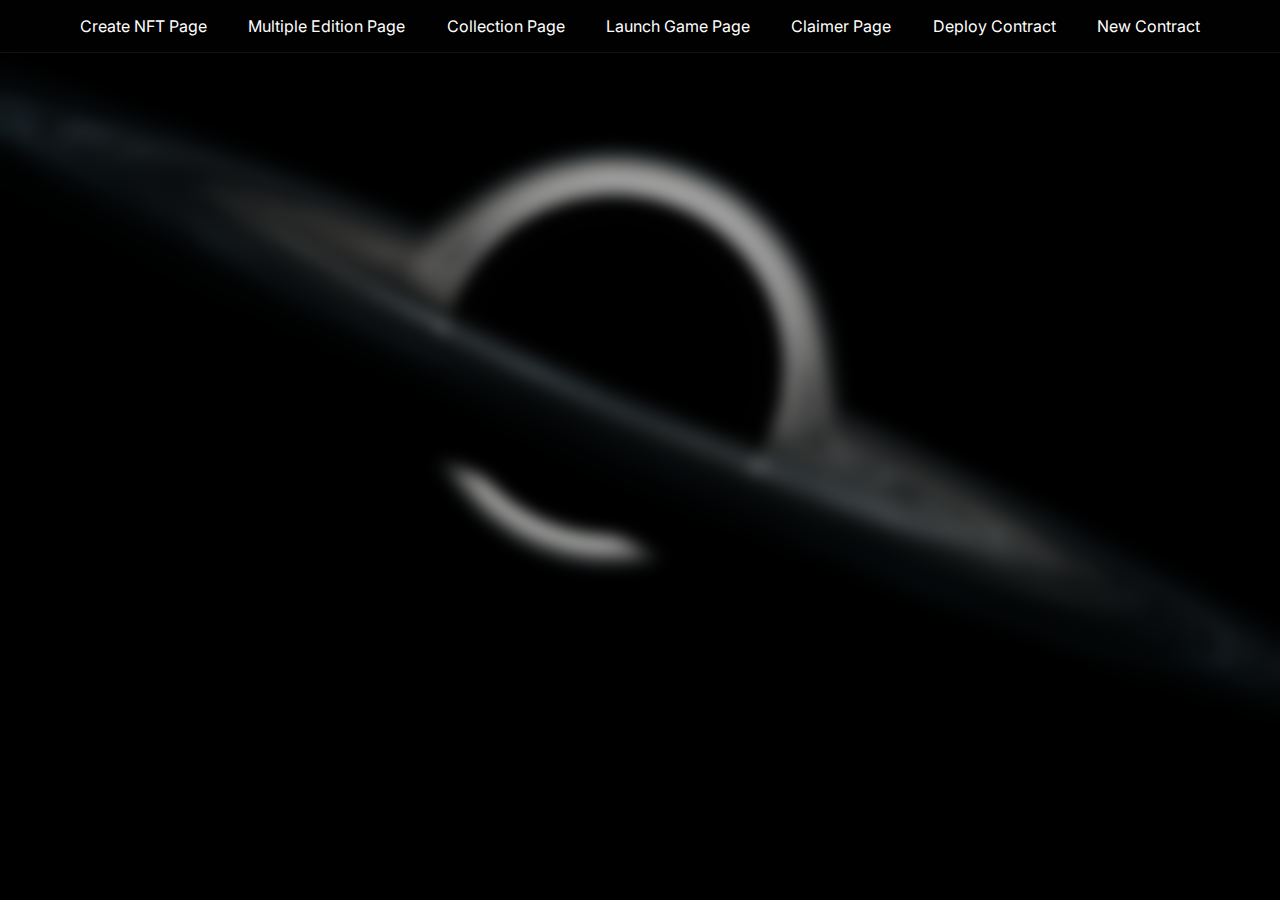
<file: index.html>
<!DOCTYPE html>
<html lang="en">
    <head>
        <!-- Meta Tags -->
        <meta charset="UTF-8" />
        <meta http-equiv="X-UA-Compatible" content="IE=edge" />
        <meta name="viewport" content="width=device-width, initial-scale=1.0" />

        <!-- Stylesheet -->
        <link rel="stylesheet" type="text/css" href="./main.css" />

        <!-- Page Title -->
        <title>Card Animation</title>
    </head>
    <body>
        <ul class="navigation-list">
            <li class="navigation-list-items">
                <a href="./create-nft.html">Create NFT Page</a>
            </li>
            <li class="navigation-list-items">
                <a href="./multiple-edition.html">Multiple Edition Page</a>
            </li>
            <li class="navigation-list-items">
                <a href="./collection.html">Collection Page</a>
            </li>
            <li class="navigation-list-items">
                <a href="./launch-game.html">Launch Game Page</a>
            </li>
            <li class="navigation-list-items">
                <a href="./claimer-page.html">Claimer Page</a>
            </li>
            <li class="navigation-list-items">
                <a href="./deploy-contract.html">Deploy Contract</a>
            </li>
            <li class="navigation-list-items">
                <a href="./new-contract.html">New Contract</a>
            </li>
        </ul>
    </body>
</html>
</file>
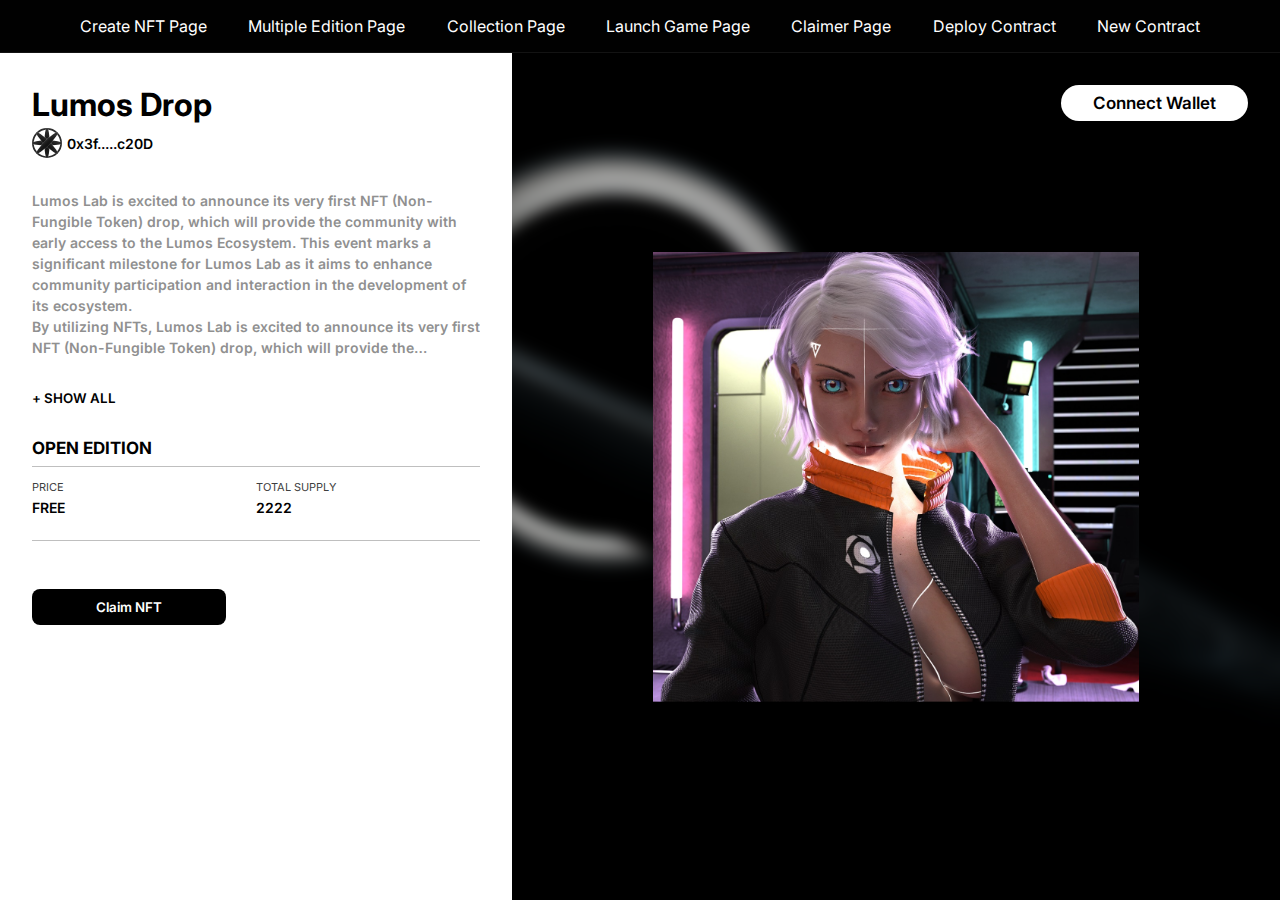
<file: claimer-page.html>
<!DOCTYPE html>
<html lang="en">
    <head>
        <!-- Meta Tags -->
        <meta charset="UTF-8" />
        <meta http-equiv="X-UA-Compatible" content="IE=edge" />
        <meta name="viewport" content="width=device-width, initial-scale=1.0" />

        <!-- Stylesheet -->
        <link rel="stylesheet" type="text/css" href="./main.css" />

        <!-- Page Title -->
        <title>Claimer Page</title>
    </head>
    <body>
        <ul class="navigation-list">
            <li class="navigation-list-items">
                <a href="./create-nft.html">Create NFT Page</a>
            </li>
            <li class="navigation-list-items">
                <a href="./multiple-edition.html">Multiple Edition Page</a>
            </li>
            <li class="navigation-list-items">
                <a href="./collection.html">Collection Page</a>
            </li>
            <li class="navigation-list-items">
                <a href="./launch-game.html">Launch Game Page</a>
            </li>
            <li class="navigation-list-items">
                <a href="./claimer-page.html">Claimer Page</a>
            </li>
            <li class="navigation-list-items">
                <a href="./deploy-contract.html">Deploy Contract</a>
            </li>
            <li class="navigation-list-items">
                <a href="./new-contract.html">New Contract</a>
            </li>
        </ul>
        <main class="claimer-page">
            <aside class="content">
                <header class="heading-container">
                    <h1 class="content-heading">Lumos Drop</h1>
                    <div class="wallet-address-display">
                        <span class="icon-container">
                            <svg
                                width="51"
                                height="51"
                                viewBox="0 0 51 51"
                                fill="none"
                                xmlns="http://www.w3.org/2000/svg"
                            >
                                <g filter="url(#filter0_i_2101_4)">
                                    <circle
                                        cx="25.5"
                                        cy="25.5"
                                        r="24"
                                        stroke="black"
                                        stroke-width="3"
                                    />
                                </g>
                                <g filter="url(#filter1_i_2101_4)">
                                    <ellipse
                                        cx="25.5"
                                        cy="25.5"
                                        rx="4.5"
                                        ry="25.5"
                                        fill="black"
                                    />
                                </g>
                                <g filter="url(#filter2_i_2101_4)">
                                    <ellipse
                                        cx="25.5"
                                        cy="25.5"
                                        rx="4.5"
                                        ry="25.5"
                                        transform="rotate(-90 25.5 25.5)"
                                        fill="black"
                                    />
                                </g>
                                <g filter="url(#filter3_i_2101_4)">
                                    <ellipse
                                        cx="25.5001"
                                        cy="25.5"
                                        rx="4.5"
                                        ry="25.5"
                                        transform="rotate(-45 25.5001 25.5)"
                                        fill="black"
                                    />
                                </g>
                                <g filter="url(#filter4_i_2101_4)">
                                    <ellipse
                                        cx="25.5001"
                                        cy="25.4999"
                                        rx="4.5"
                                        ry="25.5"
                                        transform="rotate(-135 25.5001 25.4999)"
                                        fill="black"
                                    />
                                </g>
                                <defs>
                                    <filter
                                        id="filter0_i_2101_4"
                                        x="0"
                                        y="0"
                                        width="51"
                                        height="55"
                                        filterUnits="userSpaceOnUse"
                                        color-interpolation-filters="sRGB"
                                    >
                                        <feFlood
                                            flood-opacity="0"
                                            result="BackgroundImageFix"
                                        />
                                        <feBlend
                                            mode="normal"
                                            in="SourceGraphic"
                                            in2="BackgroundImageFix"
                                            result="shape"
                                        />
                                        <feColorMatrix
                                            in="SourceAlpha"
                                            type="matrix"
                                            values="0 0 0 0 0 0 0 0 0 0 0 0 0 0 0 0 0 0 127 0"
                                            result="hardAlpha"
                                        />
                                        <feOffset dy="4" />
                                        <feGaussianBlur stdDeviation="5.5" />
                                        <feComposite
                                            in2="hardAlpha"
                                            operator="arithmetic"
                                            k2="-1"
                                            k3="1"
                                        />
                                        <feColorMatrix
                                            type="matrix"
                                            values="0 0 0 0 1 0 0 0 0 1 0 0 0 0 1 0 0 0 0.25 0"
                                        />
                                        <feBlend
                                            mode="normal"
                                            in2="shape"
                                            result="effect1_innerShadow_2101_4"
                                        />
                                    </filter>
                                    <filter
                                        id="filter1_i_2101_4"
                                        x="21"
                                        y="0"
                                        width="9"
                                        height="55"
                                        filterUnits="userSpaceOnUse"
                                        color-interpolation-filters="sRGB"
                                    >
                                        <feFlood
                                            flood-opacity="0"
                                            result="BackgroundImageFix"
                                        />
                                        <feBlend
                                            mode="normal"
                                            in="SourceGraphic"
                                            in2="BackgroundImageFix"
                                            result="shape"
                                        />
                                        <feColorMatrix
                                            in="SourceAlpha"
                                            type="matrix"
                                            values="0 0 0 0 0 0 0 0 0 0 0 0 0 0 0 0 0 0 127 0"
                                            result="hardAlpha"
                                        />
                                        <feOffset dy="4" />
                                        <feGaussianBlur stdDeviation="5.5" />
                                        <feComposite
                                            in2="hardAlpha"
                                            operator="arithmetic"
                                            k2="-1"
                                            k3="1"
                                        />
                                        <feColorMatrix
                                            type="matrix"
                                            values="0 0 0 0 1 0 0 0 0 1 0 0 0 0 1 0 0 0 0.25 0"
                                        />
                                        <feBlend
                                            mode="normal"
                                            in2="shape"
                                            result="effect1_innerShadow_2101_4"
                                        />
                                    </filter>
                                    <filter
                                        id="filter2_i_2101_4"
                                        x="0"
                                        y="21"
                                        width="51"
                                        height="13"
                                        filterUnits="userSpaceOnUse"
                                        color-interpolation-filters="sRGB"
                                    >
                                        <feFlood
                                            flood-opacity="0"
                                            result="BackgroundImageFix"
                                        />
                                        <feBlend
                                            mode="normal"
                                            in="SourceGraphic"
                                            in2="BackgroundImageFix"
                                            result="shape"
                                        />
                                        <feColorMatrix
                                            in="SourceAlpha"
                                            type="matrix"
                                            values="0 0 0 0 0 0 0 0 0 0 0 0 0 0 0 0 0 0 127 0"
                                            result="hardAlpha"
                                        />
                                        <feOffset dy="4" />
                                        <feGaussianBlur stdDeviation="5.5" />
                                        <feComposite
                                            in2="hardAlpha"
                                            operator="arithmetic"
                                            k2="-1"
                                            k3="1"
                                        />
                                        <feColorMatrix
                                            type="matrix"
                                            values="0 0 0 0 1 0 0 0 0 1 0 0 0 0 1 0 0 0 0.25 0"
                                        />
                                        <feBlend
                                            mode="normal"
                                            in2="shape"
                                            result="effect1_innerShadow_2101_4"
                                        />
                                    </filter>
                                    <filter
                                        id="filter3_i_2101_4"
                                        x="7.18726"
                                        y="7.18713"
                                        width="36.6257"
                                        height="40.6257"
                                        filterUnits="userSpaceOnUse"
                                        color-interpolation-filters="sRGB"
                                    >
                                        <feFlood
                                            flood-opacity="0"
                                            result="BackgroundImageFix"
                                        />
                                        <feBlend
                                            mode="normal"
                                            in="SourceGraphic"
                                            in2="BackgroundImageFix"
                                            result="shape"
                                        />
                                        <feColorMatrix
                                            in="SourceAlpha"
                                            type="matrix"
                                            values="0 0 0 0 0 0 0 0 0 0 0 0 0 0 0 0 0 0 127 0"
                                            result="hardAlpha"
                                        />
                                        <feOffset dy="4" />
                                        <feGaussianBlur stdDeviation="5.5" />
                                        <feComposite
                                            in2="hardAlpha"
                                            operator="arithmetic"
                                            k2="-1"
                                            k3="1"
                                        />
                                        <feColorMatrix
                                            type="matrix"
                                            values="0 0 0 0 1 0 0 0 0 1 0 0 0 0 1 0 0 0 0.25 0"
                                        />
                                        <feBlend
                                            mode="normal"
                                            in2="shape"
                                            result="effect1_innerShadow_2101_4"
                                        />
                                    </filter>
                                    <filter
                                        id="filter4_i_2101_4"
                                        x="7.18726"
                                        y="7.18701"
                                        width="36.6257"
                                        height="40.6259"
                                        filterUnits="userSpaceOnUse"
                                        color-interpolation-filters="sRGB"
                                    >
                                        <feFlood
                                            flood-opacity="0"
                                            result="BackgroundImageFix"
                                        />
                                        <feBlend
                                            mode="normal"
                                            in="SourceGraphic"
                                            in2="BackgroundImageFix"
                                            result="shape"
                                        />
                                        <feColorMatrix
                                            in="SourceAlpha"
                                            type="matrix"
                                            values="0 0 0 0 0 0 0 0 0 0 0 0 0 0 0 0 0 0 127 0"
                                            result="hardAlpha"
                                        />
                                        <feOffset dy="4" />
                                        <feGaussianBlur stdDeviation="5.5" />
                                        <feComposite
                                            in2="hardAlpha"
                                            operator="arithmetic"
                                            k2="-1"
                                            k3="1"
                                        />
                                        <feColorMatrix
                                            type="matrix"
                                            values="0 0 0 0 1 0 0 0 0 1 0 0 0 0 1 0 0 0 0.25 0"
                                        />
                                        <feBlend
                                            mode="normal"
                                            in2="shape"
                                            result="effect1_innerShadow_2101_4"
                                        />
                                    </filter>
                                </defs>
                            </svg>
                        </span>
                        <p class="address">0x3f.....c20D</p>
                    </div>
                </header>
                <p class="content-description">
                    Lumos Lab is excited to announce its very first NFT
                    (Non-Fungible Token) drop, which will provide the community
                    with early access to the Lumos Ecosystem. This event marks a
                    significant milestone for Lumos Lab as it aims to enhance
                    community participation and interaction in the development
                    of its ecosystem.
                    <br />
                    By utilizing NFTs, Lumos Lab is excited to announce its very
                    first NFT (Non-Fungible Token) drop, which will provide the
                    community with early access to the Lumos Ecosystem. This
                    event marks a significant milestone for Lumos Lab as it aims
                    to enhance community participation and interaction in the
                    development of its ecosystem.
                </p>
                <button class="show-all-btn">+ Show All</button>
                <div class="claimer-description-container">
                    <h2 class="claimer-heading">Open Edition</h2>
                    <div class="claimer-description">
                        <div class="claimer-description-group">
                            <p class="label">Price</p>
                            <p class="value">Free</p>
                        </div>
                        <div class="claimer-description-group">
                            <p class="label">Total Supply</p>
                            <p class="value">2222</p>
                        </div>
                    </div>
                </div>
                <button class="claim-nft-btn">Claim NFT</button>
            </aside>
            <div class="display">
                <button class="cannect-wallet-btn">Connect Wallet</button>
                <span class="display-image-container">
                    <img
                        src="./assets/claimer-sci-girl.png"
                        alt="sci_girl"
                        class="display-img"
                    />
                </span>
            </div>
        </main>
    </body>
</html>
</file>
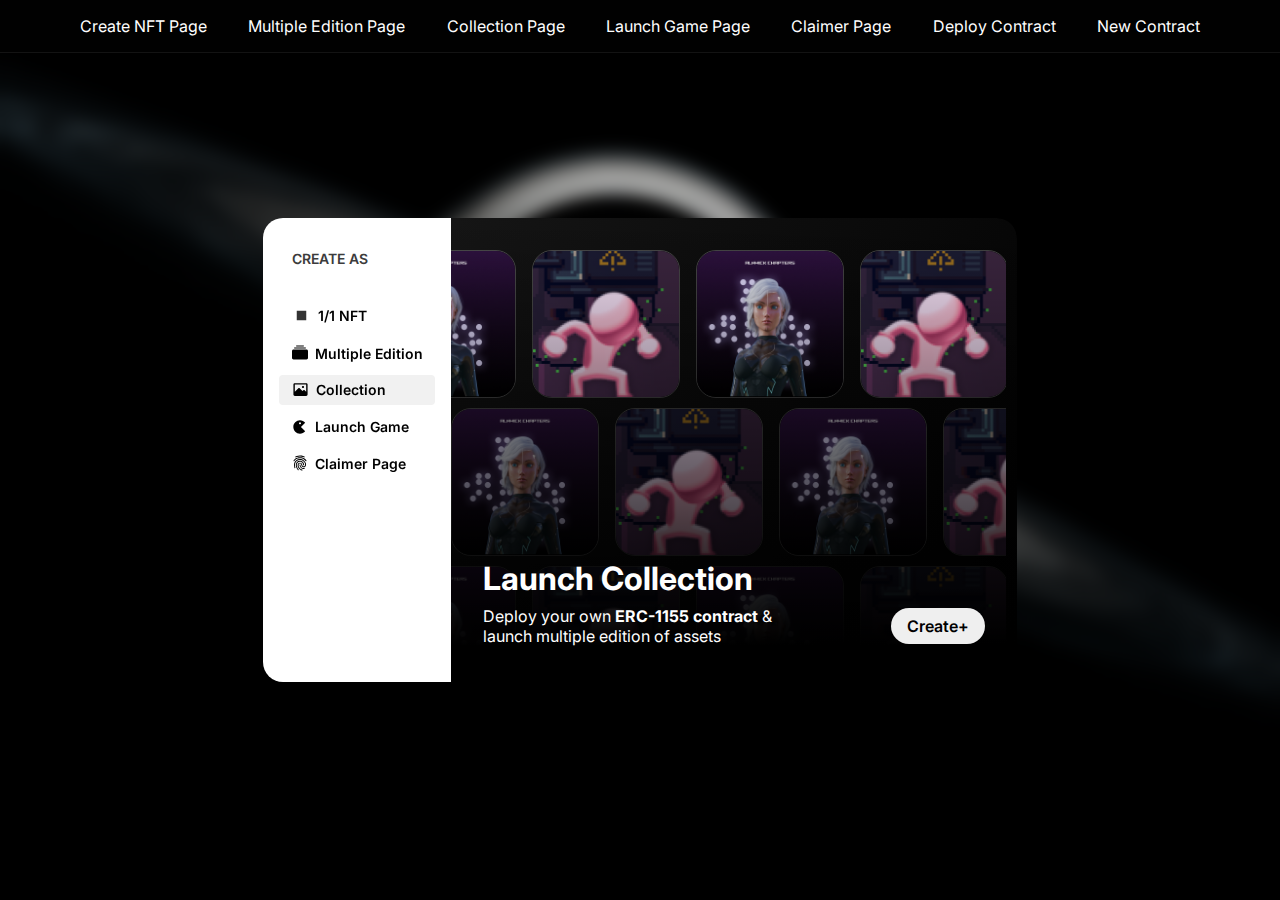
<file: collection.html>
<!DOCTYPE html>
<html lang="en">
    <head>
        <!-- Meta Tags -->
        <meta charset="UTF-8" />
        <meta http-equiv="X-UA-Compatible" content="IE=edge" />
        <meta name="viewport" content="width=device-width, initial-scale=1.0" />

        <!-- Stylesheet -->
        <link rel="stylesheet" type="text/css" href="./main.css" />

        <!-- Page Title -->
        <title>Collections UI</title>
    </head>
    <body class="collection">
        <ul class="navigation-list">
            <li class="navigation-list-items">
                <a href="./create-nft.html">Create NFT Page</a>
            </li>
            <li class="navigation-list-items">
                <a href="./multiple-edition.html">Multiple Edition Page</a>
            </li>
            <li class="navigation-list-items">
                <a href="./collection.html">Collection Page</a>
            </li>
            <li class="navigation-list-items">
                <a href="./launch-game.html">Launch Game Page</a>
            </li>
            <li class="navigation-list-items">
                <a href="./claimer-page.html">Claimer Page</a>
            </li>
            <li class="navigation-list-items">
                <a href="./deploy-contract.html">Deploy Contract</a>
            </li>
            <li class="navigation-list-items">
                <a href="./new-contract.html">New Contract</a>
            </li>
        </ul>
        <div class="ui-container">
            <div class="ui-options">
                <p class="options-heading">Create As</p>
                <ul class="options-list">
                    <li class="options-list-items">
                        <svg
                            width="19"
                            height="19"
                            viewBox="0 0 19 19"
                            fill="none"
                            xmlns="http://www.w3.org/2000/svg"
                        >
                            <path
                                d="M4.75 4.75H14.25V14.25H4.75V4.75Z"
                                fill="#333333"
                            />
                        </svg>
                        1/1 NFT
                    </li>
                    <li class="options-list-items">
                        <svg
                            width="16"
                            height="16"
                            viewBox="0 0 16 16"
                            fill="none"
                            xmlns="http://www.w3.org/2000/svg"
                        >
                            <g clip-path="url(#clip0_1629_786)">
                                <path
                                    d="M0 13C0 13.3978 0.158035 13.7794 0.43934 14.0607C0.720644 14.342 1.10218 14.5 1.5 14.5H14.5C14.8978 14.5 15.2794 14.342 15.5607 14.0607C15.842 13.7794 16 13.3978 16 13V6C16 5.60218 15.842 5.22064 15.5607 4.93934C15.2794 4.65804 14.8978 4.5 14.5 4.5H1.5C1.10218 4.5 0.720644 4.65804 0.43934 4.93934C0.158035 5.22064 0 5.60218 0 6L0 13ZM2 3C2 3.13261 2.05268 3.25979 2.14645 3.35355C2.24021 3.44732 2.36739 3.5 2.5 3.5H13.5C13.6326 3.5 13.7598 3.44732 13.8536 3.35355C13.9473 3.25979 14 3.13261 14 3C14 2.86739 13.9473 2.74021 13.8536 2.64645C13.7598 2.55268 13.6326 2.5 13.5 2.5H2.5C2.36739 2.5 2.24021 2.55268 2.14645 2.64645C2.05268 2.74021 2 2.86739 2 3ZM4 1C4 1.13261 4.05268 1.25979 4.14645 1.35355C4.24021 1.44732 4.36739 1.5 4.5 1.5H11.5C11.6326 1.5 11.7598 1.44732 11.8536 1.35355C11.9473 1.25979 12 1.13261 12 1C12 0.867392 11.9473 0.740215 11.8536 0.646447C11.7598 0.552678 11.6326 0.5 11.5 0.5H4.5C4.36739 0.5 4.24021 0.552678 4.14645 0.646447C4.05268 0.740215 4 0.867392 4 1Z"
                                    fill="black"
                                />
                            </g>
                            <defs>
                                <clipPath id="clip0_1629_786">
                                    <rect width="16" height="16" fill="white" />
                                </clipPath>
                            </defs>
                        </svg>
                        Multiple Edition
                    </li>
                    <li class="options-list-items active">
                        <svg
                            width="17"
                            height="17"
                            viewBox="0 0 17 17"
                            fill="none"
                            xmlns="http://www.w3.org/2000/svg"
                        >
                            <g clip-path="url(#clip0_1629_788)">
                                <path
                                    d="M14.1667 2.125C14.5425 2.125 14.9028 2.27426 15.1685 2.53993C15.4342 2.80561 15.5834 3.16594 15.5834 3.54167V13.4583C15.5834 13.8341 15.4342 14.1944 15.1685 14.4601C14.9028 14.7257 14.5425 14.875 14.1667 14.875H2.83341C2.45769 14.875 2.09736 14.7257 1.83168 14.4601C1.566 14.1944 1.41675 13.8341 1.41675 13.4583V3.54167C1.41675 3.16594 1.566 2.80561 1.83168 2.53993C2.09736 2.27426 2.45769 2.125 2.83341 2.125H14.1667ZM14.1667 3.54167H2.83341V10.6958L6.37154 7.15842C6.45376 7.07617 6.55138 7.01093 6.65882 6.96642C6.76626 6.92191 6.88141 6.899 6.99771 6.899C7.114 6.899 7.22916 6.92191 7.3366 6.96642C7.44403 7.01093 7.54165 7.07617 7.62387 7.15842L10.5032 10.0385L11.3802 9.16158C11.4624 9.07934 11.56 9.0141 11.6674 8.96959C11.7749 8.92508 11.89 8.90217 12.0063 8.90217C12.1226 8.90217 12.2378 8.92508 12.3452 8.96959C12.4527 9.0141 12.5503 9.07934 12.6325 9.16158L14.1667 10.6965V3.54167ZM10.9792 4.95833C11.261 4.95833 11.5313 5.07027 11.7305 5.26953C11.9298 5.46879 12.0417 5.73904 12.0417 6.02083C12.0417 6.30263 11.9298 6.57288 11.7305 6.77213C11.5313 6.97139 11.261 7.08333 10.9792 7.08333C10.6975 7.08333 10.4272 6.97139 10.2279 6.77213C10.0287 6.57288 9.91675 6.30263 9.91675 6.02083C9.91675 5.73904 10.0287 5.46879 10.2279 5.26953C10.4272 5.07027 10.6975 4.95833 10.9792 4.95833Z"
                                    fill="black"
                                />
                            </g>
                            <defs>
                                <clipPath id="clip0_1629_788">
                                    <rect width="17" height="17" fill="white" />
                                </clipPath>
                            </defs>
                        </svg>
                        Collection
                    </li>
                    <li class="options-list-items">
                        <svg
                            width="16"
                            height="16"
                            viewBox="0 0 16 16"
                            fill="none"
                            xmlns="http://www.w3.org/2000/svg"
                        >
                            <path
                                d="M7.99992 1.33333C8.98808 1.33233 9.96406 1.55145 10.857 1.97477C11.7499 2.3981 12.5372 3.015 13.1619 3.78066L8.94258 8L13.1619 12.2193C12.5372 12.985 11.7499 13.6019 10.857 14.0252C9.96406 14.4486 8.98808 14.6677 7.99992 14.6667C4.31792 14.6667 1.33325 11.682 1.33325 8C1.33325 4.318 4.31792 1.33333 7.99992 1.33333ZM7.99992 3.33333C7.7347 3.33333 7.48035 3.43869 7.29281 3.62622C7.10528 3.81376 6.99992 4.06811 6.99992 4.33333C6.99992 4.59855 7.10528 4.8529 7.29281 5.04044C7.48035 5.22797 7.7347 5.33333 7.99992 5.33333C8.26514 5.33333 8.51949 5.22797 8.70703 5.04044C8.89456 4.8529 8.99992 4.59855 8.99992 4.33333C8.99992 4.06811 8.89456 3.81376 8.70703 3.62622C8.51949 3.43869 8.26514 3.33333 7.99992 3.33333Z"
                                fill="black"
                            />
                        </svg>
                        Launch Game
                    </li>
                    <li class="options-list-items">
                        <svg
                            width="16"
                            height="16"
                            viewBox="0 0 16 16"
                            fill="none"
                            xmlns="http://www.w3.org/2000/svg"
                        >
                            <path
                                d="M1.97739 6.3125C1.89307 6.31326 1.81005 6.2917 1.73676 6.25C1.68301 6.21978 1.63582 6.17915 1.59795 6.13048C1.56009 6.08181 1.53232 6.02607 1.51625 5.96653C1.50019 5.907 1.49616 5.84486 1.50441 5.78374C1.51265 5.72263 1.533 5.66378 1.56426 5.61062C2.16676 4.605 3.99989 2.25781 7.99989 2.25781C9.73332 2.25781 11.2536 2.71313 12.5164 3.61063C13.5558 4.34719 14.1383 5.18094 14.4158 5.5825C14.451 5.63312 14.4757 5.69026 14.4885 5.75057C14.5013 5.81089 14.5019 5.87314 14.4902 5.93368C14.4786 5.99422 14.4549 6.05182 14.4207 6.10308C14.3864 6.15435 14.3423 6.19824 14.2908 6.23219C14.1856 6.30172 14.0575 6.32755 13.9336 6.30422C13.8097 6.28088 13.6998 6.21021 13.6271 6.10719C13.1249 5.385 11.5936 3.1875 7.99989 3.1875C4.49207 3.1875 2.90614 5.20969 2.38957 6.07688C2.34807 6.14929 2.28798 6.20931 2.21552 6.25073C2.14306 6.29216 2.06085 6.31348 1.97739 6.3125Z"
                                fill="black"
                            />
                            <path
                                d="M10.0153 15.5C9.97537 15.5005 9.93559 15.496 9.89682 15.4866C6.99526 14.7678 5.91182 11.8672 5.86776 11.7466L5.86088 11.72C5.83713 11.6363 5.25495 9.64719 6.1487 8.48219C6.55838 7.95094 7.18151 7.67844 8.00432 7.67844C8.76932 7.67844 9.3212 7.91625 9.70057 8.40844C10.0131 8.81031 10.1381 9.30594 10.259 9.78344C10.5131 10.7778 10.6965 11.3 11.7524 11.3538C12.2162 11.3772 12.5209 11.1059 12.6937 10.875C13.1609 10.2453 13.2421 9.21875 12.8899 8.3125C12.4374 7.14281 10.8315 4.9375 7.99995 4.9375C6.7912 4.9375 5.68057 5.32594 4.78995 6.05594C4.05276 6.66062 3.4687 7.51438 3.18745 8.39188C2.66588 10.0256 3.34995 12.5938 3.35651 12.6172C3.37248 12.677 3.37632 12.7393 3.36781 12.8006C3.3593 12.8619 3.3386 12.9208 3.30694 12.974C3.27529 13.0271 3.23331 13.0734 3.18348 13.1101C3.13365 13.1468 3.07698 13.1731 3.01682 13.1875C2.89528 13.2198 2.76591 13.2032 2.65644 13.1413C2.54698 13.0794 2.46612 12.9771 2.4312 12.8562C2.39995 12.7391 1.66932 10 2.27182 8.11187C2.92807 6.06594 4.95338 4.00344 8.00088 4.00344C9.40932 4.00344 10.7399 4.48219 11.8506 5.38625C12.7106 6.08938 13.4131 7.03375 13.7806 7.97781C14.2478 9.18312 14.1224 10.5359 13.4621 11.4197C13.0221 12.0091 12.3956 12.3172 11.7015 12.2837C9.89339 12.1931 9.56838 10.9309 9.33151 10.0103C9.08776 9.06594 8.93182 8.61063 8.00088 8.61063C7.48963 8.61063 7.13057 8.75125 6.90713 9.0425C6.60245 9.44094 6.5787 10.0637 6.61245 10.5156C6.6346 10.8305 6.68799 11.1423 6.77182 11.4466C6.8462 11.6341 7.81464 14.0091 10.134 14.5838C10.194 14.598 10.2505 14.6239 10.3003 14.6602C10.3501 14.6964 10.3923 14.7422 10.4242 14.7948C10.4562 14.8475 10.4774 14.906 10.4866 14.9669C10.4958 15.0278 10.4928 15.0899 10.4778 15.1497C10.4495 15.2505 10.3889 15.3394 10.3054 15.4026C10.2219 15.4659 10.12 15.5001 10.0153 15.5Z"
                                fill="black"
                            />
                            <path
                                d="M6.29102 15.2856C6.22599 15.2858 6.16159 15.2728 6.10168 15.2475C6.04176 15.2222 5.98755 15.1851 5.94227 15.1384C4.78102 13.9197 4.12415 12.5569 3.87696 10.8528V10.8438C3.73821 9.71563 3.94134 8.11844 4.93665 7.02031C5.67134 6.21 6.70415 5.79813 8.00102 5.79813C9.53477 5.79813 10.7401 6.51125 11.4916 7.85719C12.037 8.835 12.1451 9.80938 12.1479 9.84938C12.1536 9.91105 12.1471 9.97324 12.1288 10.0324C12.1104 10.0916 12.0806 10.1465 12.0409 10.1941C12.0013 10.2417 11.9527 10.281 11.8978 10.3098C11.843 10.3386 11.783 10.3563 11.7213 10.3619C11.5969 10.3754 11.4721 10.3394 11.3739 10.2617C11.2758 10.184 11.2121 10.0708 11.1966 9.94656C11.1143 9.36192 10.9251 8.79742 10.6385 8.28125C10.056 7.25344 9.16977 6.73094 7.99759 6.73094C6.98509 6.73094 6.1929 7.03563 5.6479 7.63719C4.86227 8.50438 4.7104 9.84031 4.81821 10.7241C5.03477 12.2309 5.61384 13.4297 6.63634 14.5009C6.67901 14.5453 6.71233 14.5979 6.7343 14.6554C6.75627 14.7129 6.76645 14.7743 6.76423 14.8358C6.76202 14.8974 6.74745 14.9578 6.7214 15.0136C6.69535 15.0694 6.65834 15.1194 6.61259 15.1606C6.52447 15.2405 6.40995 15.285 6.29102 15.2856Z"
                                fill="black"
                            />
                            <path
                                d="M11.6406 13.9431C10.625 13.9431 9.76157 13.6619 9.07063 13.1028C7.68251 11.9844 7.52688 10.1628 7.52001 10.0859C7.51023 9.95975 7.55098 9.83485 7.63329 9.73871C7.7156 9.64257 7.83273 9.58306 7.95892 9.57328C8.0851 9.5635 8.21 9.60425 8.30614 9.68656C8.40229 9.76887 8.46179 9.886 8.47157 10.0122C8.47501 10.0391 8.61376 11.5291 9.68376 12.3872C10.3169 12.8928 11.1631 13.0934 12.2059 12.9762C12.3306 12.9611 12.4561 12.996 12.5552 13.0731C12.6542 13.1503 12.7186 13.2636 12.7344 13.3881C12.7412 13.4497 12.7357 13.5119 12.7182 13.5713C12.7007 13.6307 12.6716 13.686 12.6325 13.734C12.5934 13.782 12.5451 13.8217 12.4905 13.8509C12.4359 13.88 12.376 13.898 12.3144 13.9038C12.0907 13.9298 11.8658 13.943 11.6406 13.9431ZM12.4431 1.52469C12.0469 1.26688 10.6419 0.5 8.00001 0.5C5.22688 0.5 3.81845 1.34719 3.50688 1.5625C3.48631 1.57513 3.46705 1.58979 3.44938 1.60625C3.44752 1.60805 3.44509 1.60916 3.44251 1.60938C3.39276 1.65281 3.35284 1.70636 3.32541 1.76644C3.29798 1.82653 3.28368 1.89177 3.28345 1.95781C3.2843 2.01972 3.29737 2.08086 3.32189 2.13771C3.34641 2.19457 3.38191 2.24602 3.42636 2.28913C3.4708 2.33224 3.52332 2.36616 3.58089 2.38894C3.63847 2.41172 3.69998 2.42291 3.76188 2.42188C3.86111 2.42181 3.95795 2.39138 4.03938 2.33469C4.05282 2.32469 5.26501 1.43406 8.00095 1.43406C10.7369 1.43406 11.9556 2.32156 11.9688 2.32812C12.052 2.38982 12.153 2.42273 12.2566 2.42188C12.3185 2.42283 12.3801 2.41153 12.4377 2.38864C12.4952 2.36574 12.5477 2.3317 12.5921 2.28847C12.6365 2.24523 12.6719 2.19366 12.6964 2.1367C12.7208 2.07974 12.7337 2.01853 12.7344 1.95656C12.7344 1.86375 12.7067 1.77304 12.6548 1.69609C12.6029 1.61913 12.5292 1.55945 12.4431 1.52469Z"
                                fill="black"
                            />
                        </svg>
                        Claimer Page
                    </li>
                </ul>
            </div>
            <div class="ui-display">
                <div class="display-container">
                    <div class="display-images-container">
                        <span class="image-box">
                            <img
                                src="./assets/collection.png"
                                alt="collection"
                            />
                        </span>
                        <span class="image-box">
                            <img src="./assets/dna.png" alt="dna" />
                        </span>
                        <span class="image-box">
                            <img
                                src="./assets/collection.png"
                                alt="collection"
                            />
                        </span>
                        <span class="image-box">
                            <img src="./assets/dna.png" alt="dna" />
                        </span>
                        <span class="image-box">
                            <img
                                src="./assets/collection.png"
                                alt="collection"
                            />
                        </span>
                        <span class="image-box">
                            <img src="./assets/dna.png" alt="dna" />
                        </span>
                        <span class="image-box">
                            <img
                                src="./assets/collection.png"
                                alt="collection"
                            />
                        </span>
                        <span class="image-box">
                            <img src="./assets/dna.png" alt="dna" />
                        </span>
                        <span class="image-box">
                            <img
                                src="./assets/collection.png"
                                alt="collection"
                            />
                        </span>
                        <span class="image-box">
                            <img src="./assets/dna.png" alt="dna" />
                        </span>
                    </div>
                    <div class="display-images-container">
                        <span class="image-box">
                            <img
                                src="./assets/collection.png"
                                alt="collection"
                            />
                        </span>
                        <span class="image-box">
                            <img src="./assets/dna.png" alt="dna" />
                        </span>
                        <span class="image-box">
                            <img
                                src="./assets/collection.png"
                                alt="collection"
                            />
                        </span>
                        <span class="image-box">
                            <img src="./assets/dna.png" alt="dna" />
                        </span>
                        <span class="image-box">
                            <img
                                src="./assets/collection.png"
                                alt="collection"
                            />
                        </span>
                        <span class="image-box">
                            <img src="./assets/dna.png" alt="dna" />
                        </span>
                        <span class="image-box">
                            <img
                                src="./assets/collection.png"
                                alt="collection"
                            />
                        </span>
                        <span class="image-box">
                            <img src="./assets/dna.png" alt="dna" />
                        </span>
                        <span class="image-box">
                            <img
                                src="./assets/collection.png"
                                alt="collection"
                            />
                        </span>
                        <span class="image-box">
                            <img src="./assets/dna.png" alt="dna" />
                        </span>
                    </div>
                    <div class="display-images-container">
                        <span class="image-box">
                            <img
                                src="./assets/collection.png"
                                alt="collection"
                            />
                        </span>
                        <span class="image-box">
                            <img src="./assets/dna.png" alt="dna" />
                        </span>
                        <span class="image-box">
                            <img
                                src="./assets/collection.png"
                                alt="collection"
                            />
                        </span>
                        <span class="image-box">
                            <img src="./assets/dna.png" alt="dna" />
                        </span>
                        <span class="image-box">
                            <img
                                src="./assets/collection.png"
                                alt="collection"
                            />
                        </span>
                        <span class="image-box">
                            <img src="./assets/dna.png" alt="dna" />
                        </span>
                        <span class="image-box">
                            <img
                                src="./assets/collection.png"
                                alt="collection"
                            />
                        </span>
                        <span class="image-box">
                            <img src="./assets/dna.png" alt="dna" />
                        </span>
                        <span class="image-box">
                            <img
                                src="./assets/collection.png"
                                alt="collection"
                            />
                        </span>
                        <span class="image-box">
                            <img src="./assets/dna.png" alt="dna" />
                        </span>
                    </div>
                </div>
                <div class="gradient-container"></div>
                <div class="content-container">
                    <h1 class="content-heading">Launch Collection</h1>
                    <div class="content-info">
                        <p class="info">
                            Deploy your own
                            <strong> ERC-1155 contract</strong> & launch
                            multiple edition of assets
                        </p>
                        <button class="btn">Create+</button>
                    </div>
                </div>
            </div>
        </div>
    </body>
</html>
</file>
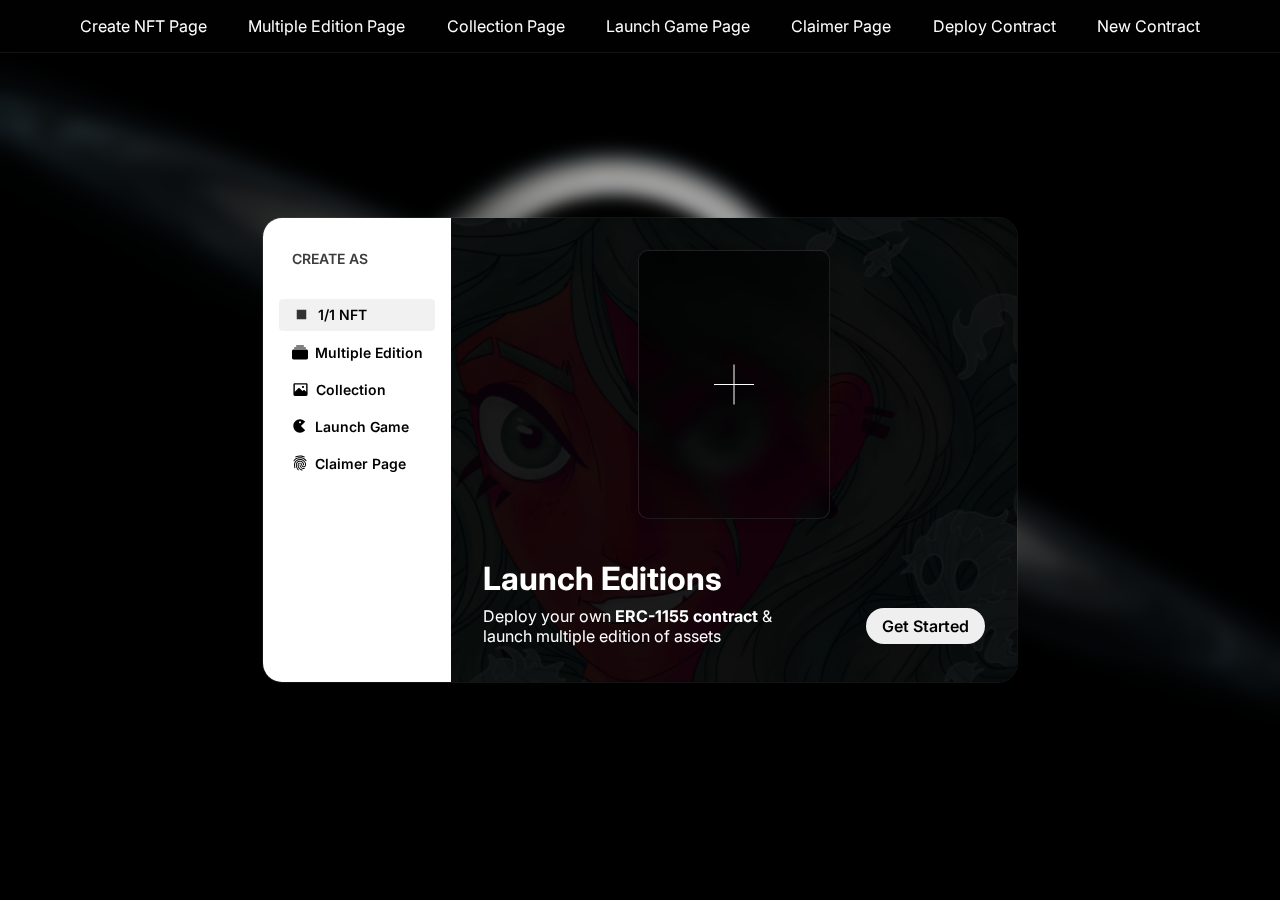
<file: create-nft.html>
<!DOCTYPE html>
<html lang="en">
    <head>
        <!-- Meta Tags -->
        <meta charset="UTF-8" />
        <meta http-equiv="X-UA-Compatible" content="IE=edge" />
        <meta name="viewport" content="width=device-width, initial-scale=1.0" />

        <!-- Stylesheet -->
        <link rel="stylesheet" type="text/css" href="./main.css" />

        <!-- Page Title -->
        <title>1/1 NFT UI</title>
    </head>
    <body class="create-nft">
        <ul class="navigation-list">
            <li class="navigation-list-items">
                <a href="./create-nft.html">Create NFT Page</a>
            </li>
            <li class="navigation-list-items">
                <a href="./multiple-edition.html">Multiple Edition Page</a>
            </li>
            <li class="navigation-list-items">
                <a href="./collection.html">Collection Page</a>
            </li>
            <li class="navigation-list-items">
                <a href="./launch-game.html">Launch Game Page</a>
            </li>
            <li class="navigation-list-items">
                <a href="./claimer-page.html">Claimer Page</a>
            </li>
            <li class="navigation-list-items">
                <a href="./deploy-contract.html">Deploy Contract</a>
            </li>
            <li class="navigation-list-items">
                <a href="./new-contract.html">New Contract</a>
            </li>
        </ul>
        <div class="ui-container">
            <div class="ui-options">
                <p class="options-heading">Create As</p>
                <ul class="options-list">
                    <li class="options-list-items active">
                        <svg
                            width="19"
                            height="19"
                            viewBox="0 0 19 19"
                            fill="none"
                            xmlns="http://www.w3.org/2000/svg"
                        >
                            <path
                                d="M4.75 4.75H14.25V14.25H4.75V4.75Z"
                                fill="#333333"
                            />
                        </svg>
                        1/1 NFT
                    </li>
                    <li class="options-list-items">
                        <svg
                            width="16"
                            height="16"
                            viewBox="0 0 16 16"
                            fill="none"
                            xmlns="http://www.w3.org/2000/svg"
                        >
                            <g clip-path="url(#clip0_1629_786)">
                                <path
                                    d="M0 13C0 13.3978 0.158035 13.7794 0.43934 14.0607C0.720644 14.342 1.10218 14.5 1.5 14.5H14.5C14.8978 14.5 15.2794 14.342 15.5607 14.0607C15.842 13.7794 16 13.3978 16 13V6C16 5.60218 15.842 5.22064 15.5607 4.93934C15.2794 4.65804 14.8978 4.5 14.5 4.5H1.5C1.10218 4.5 0.720644 4.65804 0.43934 4.93934C0.158035 5.22064 0 5.60218 0 6L0 13ZM2 3C2 3.13261 2.05268 3.25979 2.14645 3.35355C2.24021 3.44732 2.36739 3.5 2.5 3.5H13.5C13.6326 3.5 13.7598 3.44732 13.8536 3.35355C13.9473 3.25979 14 3.13261 14 3C14 2.86739 13.9473 2.74021 13.8536 2.64645C13.7598 2.55268 13.6326 2.5 13.5 2.5H2.5C2.36739 2.5 2.24021 2.55268 2.14645 2.64645C2.05268 2.74021 2 2.86739 2 3ZM4 1C4 1.13261 4.05268 1.25979 4.14645 1.35355C4.24021 1.44732 4.36739 1.5 4.5 1.5H11.5C11.6326 1.5 11.7598 1.44732 11.8536 1.35355C11.9473 1.25979 12 1.13261 12 1C12 0.867392 11.9473 0.740215 11.8536 0.646447C11.7598 0.552678 11.6326 0.5 11.5 0.5H4.5C4.36739 0.5 4.24021 0.552678 4.14645 0.646447C4.05268 0.740215 4 0.867392 4 1Z"
                                    fill="black"
                                />
                            </g>
                            <defs>
                                <clipPath id="clip0_1629_786">
                                    <rect width="16" height="16" fill="white" />
                                </clipPath>
                            </defs>
                        </svg>
                        Multiple Edition
                    </li>
                    <li class="options-list-items">
                        <svg
                            width="17"
                            height="17"
                            viewBox="0 0 17 17"
                            fill="none"
                            xmlns="http://www.w3.org/2000/svg"
                        >
                            <g clip-path="url(#clip0_1629_788)">
                                <path
                                    d="M14.1667 2.125C14.5425 2.125 14.9028 2.27426 15.1685 2.53993C15.4342 2.80561 15.5834 3.16594 15.5834 3.54167V13.4583C15.5834 13.8341 15.4342 14.1944 15.1685 14.4601C14.9028 14.7257 14.5425 14.875 14.1667 14.875H2.83341C2.45769 14.875 2.09736 14.7257 1.83168 14.4601C1.566 14.1944 1.41675 13.8341 1.41675 13.4583V3.54167C1.41675 3.16594 1.566 2.80561 1.83168 2.53993C2.09736 2.27426 2.45769 2.125 2.83341 2.125H14.1667ZM14.1667 3.54167H2.83341V10.6958L6.37154 7.15842C6.45376 7.07617 6.55138 7.01093 6.65882 6.96642C6.76626 6.92191 6.88141 6.899 6.99771 6.899C7.114 6.899 7.22916 6.92191 7.3366 6.96642C7.44403 7.01093 7.54165 7.07617 7.62387 7.15842L10.5032 10.0385L11.3802 9.16158C11.4624 9.07934 11.56 9.0141 11.6674 8.96959C11.7749 8.92508 11.89 8.90217 12.0063 8.90217C12.1226 8.90217 12.2378 8.92508 12.3452 8.96959C12.4527 9.0141 12.5503 9.07934 12.6325 9.16158L14.1667 10.6965V3.54167ZM10.9792 4.95833C11.261 4.95833 11.5313 5.07027 11.7305 5.26953C11.9298 5.46879 12.0417 5.73904 12.0417 6.02083C12.0417 6.30263 11.9298 6.57288 11.7305 6.77213C11.5313 6.97139 11.261 7.08333 10.9792 7.08333C10.6975 7.08333 10.4272 6.97139 10.2279 6.77213C10.0287 6.57288 9.91675 6.30263 9.91675 6.02083C9.91675 5.73904 10.0287 5.46879 10.2279 5.26953C10.4272 5.07027 10.6975 4.95833 10.9792 4.95833Z"
                                    fill="black"
                                />
                            </g>
                            <defs>
                                <clipPath id="clip0_1629_788">
                                    <rect width="17" height="17" fill="white" />
                                </clipPath>
                            </defs>
                        </svg>
                        Collection
                    </li>
                    <li class="options-list-items">
                        <svg
                            width="16"
                            height="16"
                            viewBox="0 0 16 16"
                            fill="none"
                            xmlns="http://www.w3.org/2000/svg"
                        >
                            <path
                                d="M7.99992 1.33333C8.98808 1.33233 9.96406 1.55145 10.857 1.97477C11.7499 2.3981 12.5372 3.015 13.1619 3.78066L8.94258 8L13.1619 12.2193C12.5372 12.985 11.7499 13.6019 10.857 14.0252C9.96406 14.4486 8.98808 14.6677 7.99992 14.6667C4.31792 14.6667 1.33325 11.682 1.33325 8C1.33325 4.318 4.31792 1.33333 7.99992 1.33333ZM7.99992 3.33333C7.7347 3.33333 7.48035 3.43869 7.29281 3.62622C7.10528 3.81376 6.99992 4.06811 6.99992 4.33333C6.99992 4.59855 7.10528 4.8529 7.29281 5.04044C7.48035 5.22797 7.7347 5.33333 7.99992 5.33333C8.26514 5.33333 8.51949 5.22797 8.70703 5.04044C8.89456 4.8529 8.99992 4.59855 8.99992 4.33333C8.99992 4.06811 8.89456 3.81376 8.70703 3.62622C8.51949 3.43869 8.26514 3.33333 7.99992 3.33333Z"
                                fill="black"
                            />
                        </svg>

                        Launch Game
                    </li>
                    <li class="options-list-items">
                        <svg
                            width="16"
                            height="16"
                            viewBox="0 0 16 16"
                            fill="none"
                            xmlns="http://www.w3.org/2000/svg"
                        >
                            <path
                                d="M1.97739 6.3125C1.89307 6.31326 1.81005 6.2917 1.73676 6.25C1.68301 6.21978 1.63582 6.17915 1.59795 6.13048C1.56009 6.08181 1.53232 6.02607 1.51625 5.96653C1.50019 5.907 1.49616 5.84486 1.50441 5.78374C1.51265 5.72263 1.533 5.66378 1.56426 5.61062C2.16676 4.605 3.99989 2.25781 7.99989 2.25781C9.73332 2.25781 11.2536 2.71313 12.5164 3.61063C13.5558 4.34719 14.1383 5.18094 14.4158 5.5825C14.451 5.63312 14.4757 5.69026 14.4885 5.75057C14.5013 5.81089 14.5019 5.87314 14.4902 5.93368C14.4786 5.99422 14.4549 6.05182 14.4207 6.10308C14.3864 6.15435 14.3423 6.19824 14.2908 6.23219C14.1856 6.30172 14.0575 6.32755 13.9336 6.30422C13.8097 6.28088 13.6998 6.21021 13.6271 6.10719C13.1249 5.385 11.5936 3.1875 7.99989 3.1875C4.49207 3.1875 2.90614 5.20969 2.38957 6.07688C2.34807 6.14929 2.28798 6.20931 2.21552 6.25073C2.14306 6.29216 2.06085 6.31348 1.97739 6.3125Z"
                                fill="black"
                            />
                            <path
                                d="M10.0153 15.5C9.97537 15.5005 9.93559 15.496 9.89682 15.4866C6.99526 14.7678 5.91182 11.8672 5.86776 11.7466L5.86088 11.72C5.83713 11.6363 5.25495 9.64719 6.1487 8.48219C6.55838 7.95094 7.18151 7.67844 8.00432 7.67844C8.76932 7.67844 9.3212 7.91625 9.70057 8.40844C10.0131 8.81031 10.1381 9.30594 10.259 9.78344C10.5131 10.7778 10.6965 11.3 11.7524 11.3538C12.2162 11.3772 12.5209 11.1059 12.6937 10.875C13.1609 10.2453 13.2421 9.21875 12.8899 8.3125C12.4374 7.14281 10.8315 4.9375 7.99995 4.9375C6.7912 4.9375 5.68057 5.32594 4.78995 6.05594C4.05276 6.66062 3.4687 7.51438 3.18745 8.39188C2.66588 10.0256 3.34995 12.5938 3.35651 12.6172C3.37248 12.677 3.37632 12.7393 3.36781 12.8006C3.3593 12.8619 3.3386 12.9208 3.30694 12.974C3.27529 13.0271 3.23331 13.0734 3.18348 13.1101C3.13365 13.1468 3.07698 13.1731 3.01682 13.1875C2.89528 13.2198 2.76591 13.2032 2.65644 13.1413C2.54698 13.0794 2.46612 12.9771 2.4312 12.8562C2.39995 12.7391 1.66932 10 2.27182 8.11187C2.92807 6.06594 4.95338 4.00344 8.00088 4.00344C9.40932 4.00344 10.7399 4.48219 11.8506 5.38625C12.7106 6.08938 13.4131 7.03375 13.7806 7.97781C14.2478 9.18312 14.1224 10.5359 13.4621 11.4197C13.0221 12.0091 12.3956 12.3172 11.7015 12.2837C9.89339 12.1931 9.56838 10.9309 9.33151 10.0103C9.08776 9.06594 8.93182 8.61063 8.00088 8.61063C7.48963 8.61063 7.13057 8.75125 6.90713 9.0425C6.60245 9.44094 6.5787 10.0637 6.61245 10.5156C6.6346 10.8305 6.68799 11.1423 6.77182 11.4466C6.8462 11.6341 7.81464 14.0091 10.134 14.5838C10.194 14.598 10.2505 14.6239 10.3003 14.6602C10.3501 14.6964 10.3923 14.7422 10.4242 14.7948C10.4562 14.8475 10.4774 14.906 10.4866 14.9669C10.4958 15.0278 10.4928 15.0899 10.4778 15.1497C10.4495 15.2505 10.3889 15.3394 10.3054 15.4026C10.2219 15.4659 10.12 15.5001 10.0153 15.5Z"
                                fill="black"
                            />
                            <path
                                d="M6.29102 15.2856C6.22599 15.2858 6.16159 15.2728 6.10168 15.2475C6.04176 15.2222 5.98755 15.1851 5.94227 15.1384C4.78102 13.9197 4.12415 12.5569 3.87696 10.8528V10.8438C3.73821 9.71563 3.94134 8.11844 4.93665 7.02031C5.67134 6.21 6.70415 5.79813 8.00102 5.79813C9.53477 5.79813 10.7401 6.51125 11.4916 7.85719C12.037 8.835 12.1451 9.80938 12.1479 9.84938C12.1536 9.91105 12.1471 9.97324 12.1288 10.0324C12.1104 10.0916 12.0806 10.1465 12.0409 10.1941C12.0013 10.2417 11.9527 10.281 11.8978 10.3098C11.843 10.3386 11.783 10.3563 11.7213 10.3619C11.5969 10.3754 11.4721 10.3394 11.3739 10.2617C11.2758 10.184 11.2121 10.0708 11.1966 9.94656C11.1143 9.36192 10.9251 8.79742 10.6385 8.28125C10.056 7.25344 9.16977 6.73094 7.99759 6.73094C6.98509 6.73094 6.1929 7.03563 5.6479 7.63719C4.86227 8.50438 4.7104 9.84031 4.81821 10.7241C5.03477 12.2309 5.61384 13.4297 6.63634 14.5009C6.67901 14.5453 6.71233 14.5979 6.7343 14.6554C6.75627 14.7129 6.76645 14.7743 6.76423 14.8358C6.76202 14.8974 6.74745 14.9578 6.7214 15.0136C6.69535 15.0694 6.65834 15.1194 6.61259 15.1606C6.52447 15.2405 6.40995 15.285 6.29102 15.2856Z"
                                fill="black"
                            />
                            <path
                                d="M11.6406 13.9431C10.625 13.9431 9.76157 13.6619 9.07063 13.1028C7.68251 11.9844 7.52688 10.1628 7.52001 10.0859C7.51023 9.95975 7.55098 9.83485 7.63329 9.73871C7.7156 9.64257 7.83273 9.58306 7.95892 9.57328C8.0851 9.5635 8.21 9.60425 8.30614 9.68656C8.40229 9.76887 8.46179 9.886 8.47157 10.0122C8.47501 10.0391 8.61376 11.5291 9.68376 12.3872C10.3169 12.8928 11.1631 13.0934 12.2059 12.9762C12.3306 12.9611 12.4561 12.996 12.5552 13.0731C12.6542 13.1503 12.7186 13.2636 12.7344 13.3881C12.7412 13.4497 12.7357 13.5119 12.7182 13.5713C12.7007 13.6307 12.6716 13.686 12.6325 13.734C12.5934 13.782 12.5451 13.8217 12.4905 13.8509C12.4359 13.88 12.376 13.898 12.3144 13.9038C12.0907 13.9298 11.8658 13.943 11.6406 13.9431ZM12.4431 1.52469C12.0469 1.26688 10.6419 0.5 8.00001 0.5C5.22688 0.5 3.81845 1.34719 3.50688 1.5625C3.48631 1.57513 3.46705 1.58979 3.44938 1.60625C3.44752 1.60805 3.44509 1.60916 3.44251 1.60938C3.39276 1.65281 3.35284 1.70636 3.32541 1.76644C3.29798 1.82653 3.28368 1.89177 3.28345 1.95781C3.2843 2.01972 3.29737 2.08086 3.32189 2.13771C3.34641 2.19457 3.38191 2.24602 3.42636 2.28913C3.4708 2.33224 3.52332 2.36616 3.58089 2.38894C3.63847 2.41172 3.69998 2.42291 3.76188 2.42188C3.86111 2.42181 3.95795 2.39138 4.03938 2.33469C4.05282 2.32469 5.26501 1.43406 8.00095 1.43406C10.7369 1.43406 11.9556 2.32156 11.9688 2.32812C12.052 2.38982 12.153 2.42273 12.2566 2.42188C12.3185 2.42283 12.3801 2.41153 12.4377 2.38864C12.4952 2.36574 12.5477 2.3317 12.5921 2.28847C12.6365 2.24523 12.6719 2.19366 12.6964 2.1367C12.7208 2.07974 12.7337 2.01853 12.7344 1.95656C12.7344 1.86375 12.7067 1.77304 12.6548 1.69609C12.6029 1.61913 12.5292 1.55945 12.4431 1.52469Z"
                                fill="black"
                            />
                        </svg>
                        Claimer Page
                    </li>
                </ul>
            </div>
            <div class="ui-display">
                <div class="cards-container"></div>
                <div class="content-container">
                    <h1 class="content-heading">Launch Editions</h1>
                    <div class="content-info">
                        <p class="info">
                            Deploy your own
                            <strong> ERC-1155 contract</strong> & launch
                            multiple edition of assets
                        </p>
                        <button class="btn">Get Started</button>
                    </div>
                </div>
            </div>
        </div>
    </body>
</html>
</file>
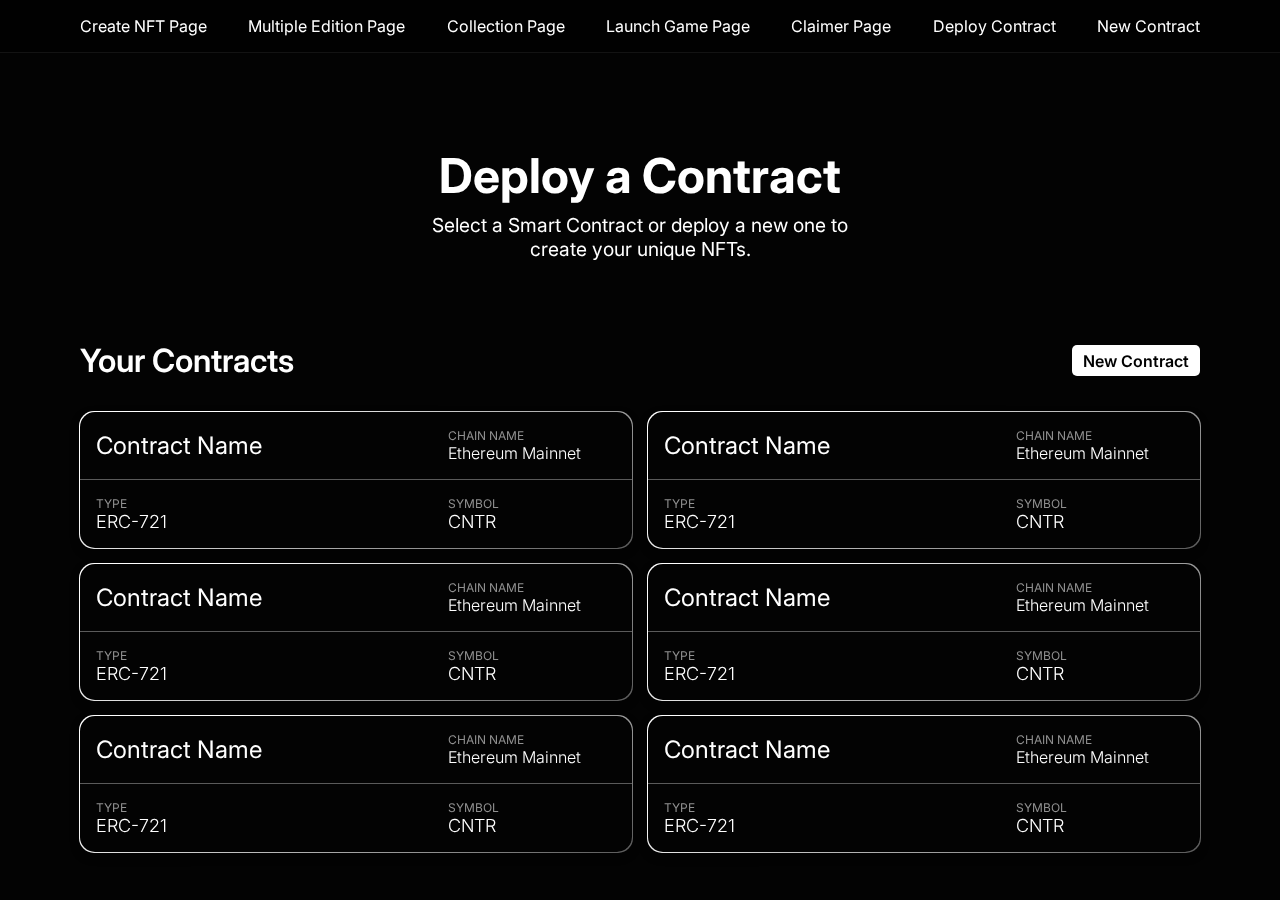
<file: deploy-contract.html>
<!DOCTYPE html>
<html lang="en">
    <head>
        <!-- Meta Tags -->
        <meta charset="UTF-8" />
        <meta http-equiv="X-UA-Compatible" content="IE=edge" />
        <meta name="viewport" content="width=device-width, initial-scale=1.0" />

        <!-- Stylesheet -->
        <link rel="stylesheet" type="text/css" href="./main.css" />

        <!-- Page Title -->
        <title>Deploy Contract UI</title>
    </head>
    <body class="deploy-contract">
        <ul class="navigation-list">
            <li class="navigation-list-items">
                <a href="./create-nft.html">Create NFT Page</a>
            </li>
            <li class="navigation-list-items">
                <a href="./multiple-edition.html">Multiple Edition Page</a>
            </li>
            <li class="navigation-list-items">
                <a href="./collection.html">Collection Page</a>
            </li>
            <li class="navigation-list-items">
                <a href="./launch-game.html">Launch Game Page</a>
            </li>
            <li class="navigation-list-items">
                <a href="./claimer-page.html">Claimer Page</a>
            </li>
            <li class="navigation-list-items">
                <a href="./deploy-contract.html">Deploy Contract</a>
            </li>
            <li class="navigation-list-items">
                <a href="./new-contract.html">New Contract</a>
            </li>
        </ul>
        <main class="main-content">
            <div class="heading-container">
                <h1 class="page-heading">Deploy a Contract</h1>
                <p class="page-info">
                    Select a Smart Contract or deploy a new one to create your
                    unique NFTs.
                </p>
            </div>
            <section class="contracts-section">
                <div class="contracts-heading">
                    <h2 class="heading-text">Your Contracts</h2>
                    <button class="new-contract-btn">New Contract</button>
                </div>
                <div class="contracts-conatiner">
                    <div class="contract-card">
                        <h3 class="contract-name contract-info">
                            Contract Name
                        </h3>
                        <div class="chain contract-info">
                            <p class="label">Chain Name</p>
                            <p class="name">Ethereum Mainnet</p>
                        </div>
                        <div class="hr"></div>
                        <div class="type contract-info">
                            <p class="label">Type</p>
                            <p class="name">ERC-721</p>
                        </div>
                        <div class="symbol contract-info">
                            <p class="label">Symbol</p>
                            <p class="name">CNTR</p>
                        </div>
                    </div>
                    <div class="contract-card">
                        <h3 class="contract-name contract-info">
                            Contract Name
                        </h3>
                        <div class="chain contract-info">
                            <p class="label">Chain Name</p>
                            <p class="name">Ethereum Mainnet</p>
                        </div>
                        <div class="hr"></div>
                        <div class="type contract-info">
                            <p class="label">Type</p>
                            <p class="name">ERC-721</p>
                        </div>
                        <div class="symbol contract-info">
                            <p class="label">Symbol</p>
                            <p class="name">CNTR</p>
                        </div>
                    </div>
                    <div class="contract-card">
                        <h3 class="contract-name contract-info">
                            Contract Name
                        </h3>
                        <div class="chain contract-info">
                            <p class="label">Chain Name</p>
                            <p class="name">Ethereum Mainnet</p>
                        </div>
                        <div class="hr"></div>
                        <div class="type contract-info">
                            <p class="label">Type</p>
                            <p class="name">ERC-721</p>
                        </div>
                        <div class="symbol contract-info">
                            <p class="label">Symbol</p>
                            <p class="name">CNTR</p>
                        </div>
                    </div>
                    <div class="contract-card">
                        <h3 class="contract-name contract-info">
                            Contract Name
                        </h3>
                        <div class="chain contract-info">
                            <p class="label">Chain Name</p>
                            <p class="name">Ethereum Mainnet</p>
                        </div>
                        <div class="hr"></div>
                        <div class="type contract-info">
                            <p class="label">Type</p>
                            <p class="name">ERC-721</p>
                        </div>
                        <div class="symbol contract-info">
                            <p class="label">Symbol</p>
                            <p class="name">CNTR</p>
                        </div>
                    </div>
                    <div class="contract-card">
                        <h3 class="contract-name contract-info">
                            Contract Name
                        </h3>
                        <div class="chain contract-info">
                            <p class="label">Chain Name</p>
                            <p class="name">Ethereum Mainnet</p>
                        </div>
                        <div class="hr"></div>
                        <div class="type contract-info">
                            <p class="label">Type</p>
                            <p class="name">ERC-721</p>
                        </div>
                        <div class="symbol contract-info">
                            <p class="label">Symbol</p>
                            <p class="name">CNTR</p>
                        </div>
                    </div>
                    <div class="contract-card">
                        <h3 class="contract-name contract-info">
                            Contract Name
                        </h3>
                        <div class="chain contract-info">
                            <p class="label">Chain Name</p>
                            <p class="name">Ethereum Mainnet</p>
                        </div>
                        <div class="hr"></div>
                        <div class="type contract-info">
                            <p class="label">Type</p>
                            <p class="name">ERC-721</p>
                        </div>
                        <div class="symbol contract-info">
                            <p class="label">Symbol</p>
                            <p class="name">CNTR</p>
                        </div>
                    </div>
                </div>
            </section>
        </main>
    </body>
</html>
</file>
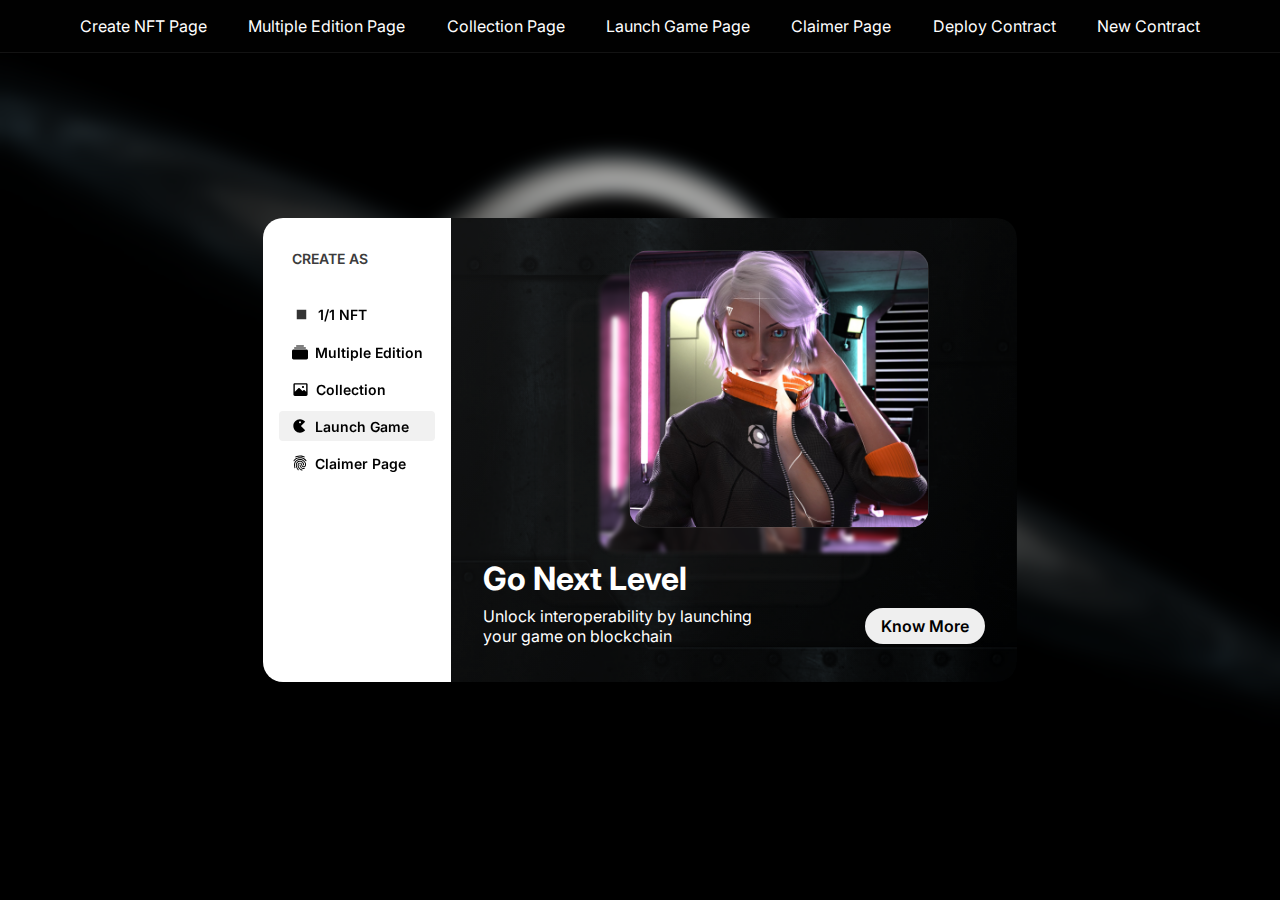
<file: launch-game.html>
<!DOCTYPE html>
<html lang="en">
    <head>
        <!-- Meta Tags -->
        <meta charset="UTF-8" />
        <meta http-equiv="X-UA-Compatible" content="IE=edge" />
        <meta name="viewport" content="width=device-width, initial-scale=1.0" />

        <!-- Stylesheet -->
        <link rel="stylesheet" type="text/css" href="./main.css" />

        <!-- Page Title -->
        <title>Launch Game UI</title>
    </head>
    <body class="launch-game">
        <ul class="navigation-list">
            <li class="navigation-list-items">
                <a href="./create-nft.html">Create NFT Page</a>
            </li>
            <li class="navigation-list-items">
                <a href="./multiple-edition.html">Multiple Edition Page</a>
            </li>
            <li class="navigation-list-items">
                <a href="./collection.html">Collection Page</a>
            </li>
            <li class="navigation-list-items">
                <a href="./launch-game.html">Launch Game Page</a>
            </li>
            <li class="navigation-list-items">
                <a href="./claimer-page.html">Claimer Page</a>
            </li>
            <li class="navigation-list-items">
                <a href="./deploy-contract.html">Deploy Contract</a>
            </li>
            <li class="navigation-list-items">
                <a href="./new-contract.html">New Contract</a>
            </li>
        </ul>
        <div class="ui-container">
            <div class="ui-options">
                <p class="options-heading">Create As</p>
                <ul class="options-list">
                    <li class="options-list-items">
                        <svg
                            width="19"
                            height="19"
                            viewBox="0 0 19 19"
                            fill="none"
                            xmlns="http://www.w3.org/2000/svg"
                        >
                            <path
                                d="M4.75 4.75H14.25V14.25H4.75V4.75Z"
                                fill="#333333"
                            />
                        </svg>
                        1/1 NFT
                    </li>
                    <li class="options-list-items">
                        <svg
                            width="16"
                            height="16"
                            viewBox="0 0 16 16"
                            fill="none"
                            xmlns="http://www.w3.org/2000/svg"
                        >
                            <g clip-path="url(#clip0_1629_786)">
                                <path
                                    d="M0 13C0 13.3978 0.158035 13.7794 0.43934 14.0607C0.720644 14.342 1.10218 14.5 1.5 14.5H14.5C14.8978 14.5 15.2794 14.342 15.5607 14.0607C15.842 13.7794 16 13.3978 16 13V6C16 5.60218 15.842 5.22064 15.5607 4.93934C15.2794 4.65804 14.8978 4.5 14.5 4.5H1.5C1.10218 4.5 0.720644 4.65804 0.43934 4.93934C0.158035 5.22064 0 5.60218 0 6L0 13ZM2 3C2 3.13261 2.05268 3.25979 2.14645 3.35355C2.24021 3.44732 2.36739 3.5 2.5 3.5H13.5C13.6326 3.5 13.7598 3.44732 13.8536 3.35355C13.9473 3.25979 14 3.13261 14 3C14 2.86739 13.9473 2.74021 13.8536 2.64645C13.7598 2.55268 13.6326 2.5 13.5 2.5H2.5C2.36739 2.5 2.24021 2.55268 2.14645 2.64645C2.05268 2.74021 2 2.86739 2 3ZM4 1C4 1.13261 4.05268 1.25979 4.14645 1.35355C4.24021 1.44732 4.36739 1.5 4.5 1.5H11.5C11.6326 1.5 11.7598 1.44732 11.8536 1.35355C11.9473 1.25979 12 1.13261 12 1C12 0.867392 11.9473 0.740215 11.8536 0.646447C11.7598 0.552678 11.6326 0.5 11.5 0.5H4.5C4.36739 0.5 4.24021 0.552678 4.14645 0.646447C4.05268 0.740215 4 0.867392 4 1Z"
                                    fill="black"
                                />
                            </g>
                            <defs>
                                <clipPath id="clip0_1629_786">
                                    <rect width="16" height="16" fill="white" />
                                </clipPath>
                            </defs>
                        </svg>
                        Multiple Edition
                    </li>
                    <li class="options-list-items">
                        <svg
                            width="17"
                            height="17"
                            viewBox="0 0 17 17"
                            fill="none"
                            xmlns="http://www.w3.org/2000/svg"
                        >
                            <g clip-path="url(#clip0_1629_788)">
                                <path
                                    d="M14.1667 2.125C14.5425 2.125 14.9028 2.27426 15.1685 2.53993C15.4342 2.80561 15.5834 3.16594 15.5834 3.54167V13.4583C15.5834 13.8341 15.4342 14.1944 15.1685 14.4601C14.9028 14.7257 14.5425 14.875 14.1667 14.875H2.83341C2.45769 14.875 2.09736 14.7257 1.83168 14.4601C1.566 14.1944 1.41675 13.8341 1.41675 13.4583V3.54167C1.41675 3.16594 1.566 2.80561 1.83168 2.53993C2.09736 2.27426 2.45769 2.125 2.83341 2.125H14.1667ZM14.1667 3.54167H2.83341V10.6958L6.37154 7.15842C6.45376 7.07617 6.55138 7.01093 6.65882 6.96642C6.76626 6.92191 6.88141 6.899 6.99771 6.899C7.114 6.899 7.22916 6.92191 7.3366 6.96642C7.44403 7.01093 7.54165 7.07617 7.62387 7.15842L10.5032 10.0385L11.3802 9.16158C11.4624 9.07934 11.56 9.0141 11.6674 8.96959C11.7749 8.92508 11.89 8.90217 12.0063 8.90217C12.1226 8.90217 12.2378 8.92508 12.3452 8.96959C12.4527 9.0141 12.5503 9.07934 12.6325 9.16158L14.1667 10.6965V3.54167ZM10.9792 4.95833C11.261 4.95833 11.5313 5.07027 11.7305 5.26953C11.9298 5.46879 12.0417 5.73904 12.0417 6.02083C12.0417 6.30263 11.9298 6.57288 11.7305 6.77213C11.5313 6.97139 11.261 7.08333 10.9792 7.08333C10.6975 7.08333 10.4272 6.97139 10.2279 6.77213C10.0287 6.57288 9.91675 6.30263 9.91675 6.02083C9.91675 5.73904 10.0287 5.46879 10.2279 5.26953C10.4272 5.07027 10.6975 4.95833 10.9792 4.95833Z"
                                    fill="black"
                                />
                            </g>
                            <defs>
                                <clipPath id="clip0_1629_788">
                                    <rect width="17" height="17" fill="white" />
                                </clipPath>
                            </defs>
                        </svg>
                        Collection
                    </li>
                    <li class="options-list-items active">
                        <svg
                            width="16"
                            height="16"
                            viewBox="0 0 16 16"
                            fill="none"
                            xmlns="http://www.w3.org/2000/svg"
                        >
                            <path
                                d="M7.99992 1.33333C8.98808 1.33233 9.96406 1.55145 10.857 1.97477C11.7499 2.3981 12.5372 3.015 13.1619 3.78066L8.94258 8L13.1619 12.2193C12.5372 12.985 11.7499 13.6019 10.857 14.0252C9.96406 14.4486 8.98808 14.6677 7.99992 14.6667C4.31792 14.6667 1.33325 11.682 1.33325 8C1.33325 4.318 4.31792 1.33333 7.99992 1.33333ZM7.99992 3.33333C7.7347 3.33333 7.48035 3.43869 7.29281 3.62622C7.10528 3.81376 6.99992 4.06811 6.99992 4.33333C6.99992 4.59855 7.10528 4.8529 7.29281 5.04044C7.48035 5.22797 7.7347 5.33333 7.99992 5.33333C8.26514 5.33333 8.51949 5.22797 8.70703 5.04044C8.89456 4.8529 8.99992 4.59855 8.99992 4.33333C8.99992 4.06811 8.89456 3.81376 8.70703 3.62622C8.51949 3.43869 8.26514 3.33333 7.99992 3.33333Z"
                                fill="black"
                            />
                        </svg>

                        Launch Game
                    </li>
                    <li class="options-list-items">
                        <svg
                            width="16"
                            height="16"
                            viewBox="0 0 16 16"
                            fill="none"
                            xmlns="http://www.w3.org/2000/svg"
                        >
                            <path
                                d="M1.97739 6.3125C1.89307 6.31326 1.81005 6.2917 1.73676 6.25C1.68301 6.21978 1.63582 6.17915 1.59795 6.13048C1.56009 6.08181 1.53232 6.02607 1.51625 5.96653C1.50019 5.907 1.49616 5.84486 1.50441 5.78374C1.51265 5.72263 1.533 5.66378 1.56426 5.61062C2.16676 4.605 3.99989 2.25781 7.99989 2.25781C9.73332 2.25781 11.2536 2.71313 12.5164 3.61063C13.5558 4.34719 14.1383 5.18094 14.4158 5.5825C14.451 5.63312 14.4757 5.69026 14.4885 5.75057C14.5013 5.81089 14.5019 5.87314 14.4902 5.93368C14.4786 5.99422 14.4549 6.05182 14.4207 6.10308C14.3864 6.15435 14.3423 6.19824 14.2908 6.23219C14.1856 6.30172 14.0575 6.32755 13.9336 6.30422C13.8097 6.28088 13.6998 6.21021 13.6271 6.10719C13.1249 5.385 11.5936 3.1875 7.99989 3.1875C4.49207 3.1875 2.90614 5.20969 2.38957 6.07688C2.34807 6.14929 2.28798 6.20931 2.21552 6.25073C2.14306 6.29216 2.06085 6.31348 1.97739 6.3125Z"
                                fill="black"
                            />
                            <path
                                d="M10.0153 15.5C9.97537 15.5005 9.93559 15.496 9.89682 15.4866C6.99526 14.7678 5.91182 11.8672 5.86776 11.7466L5.86088 11.72C5.83713 11.6363 5.25495 9.64719 6.1487 8.48219C6.55838 7.95094 7.18151 7.67844 8.00432 7.67844C8.76932 7.67844 9.3212 7.91625 9.70057 8.40844C10.0131 8.81031 10.1381 9.30594 10.259 9.78344C10.5131 10.7778 10.6965 11.3 11.7524 11.3538C12.2162 11.3772 12.5209 11.1059 12.6937 10.875C13.1609 10.2453 13.2421 9.21875 12.8899 8.3125C12.4374 7.14281 10.8315 4.9375 7.99995 4.9375C6.7912 4.9375 5.68057 5.32594 4.78995 6.05594C4.05276 6.66062 3.4687 7.51438 3.18745 8.39188C2.66588 10.0256 3.34995 12.5938 3.35651 12.6172C3.37248 12.677 3.37632 12.7393 3.36781 12.8006C3.3593 12.8619 3.3386 12.9208 3.30694 12.974C3.27529 13.0271 3.23331 13.0734 3.18348 13.1101C3.13365 13.1468 3.07698 13.1731 3.01682 13.1875C2.89528 13.2198 2.76591 13.2032 2.65644 13.1413C2.54698 13.0794 2.46612 12.9771 2.4312 12.8562C2.39995 12.7391 1.66932 10 2.27182 8.11187C2.92807 6.06594 4.95338 4.00344 8.00088 4.00344C9.40932 4.00344 10.7399 4.48219 11.8506 5.38625C12.7106 6.08938 13.4131 7.03375 13.7806 7.97781C14.2478 9.18312 14.1224 10.5359 13.4621 11.4197C13.0221 12.0091 12.3956 12.3172 11.7015 12.2837C9.89339 12.1931 9.56838 10.9309 9.33151 10.0103C9.08776 9.06594 8.93182 8.61063 8.00088 8.61063C7.48963 8.61063 7.13057 8.75125 6.90713 9.0425C6.60245 9.44094 6.5787 10.0637 6.61245 10.5156C6.6346 10.8305 6.68799 11.1423 6.77182 11.4466C6.8462 11.6341 7.81464 14.0091 10.134 14.5838C10.194 14.598 10.2505 14.6239 10.3003 14.6602C10.3501 14.6964 10.3923 14.7422 10.4242 14.7948C10.4562 14.8475 10.4774 14.906 10.4866 14.9669C10.4958 15.0278 10.4928 15.0899 10.4778 15.1497C10.4495 15.2505 10.3889 15.3394 10.3054 15.4026C10.2219 15.4659 10.12 15.5001 10.0153 15.5Z"
                                fill="black"
                            />
                            <path
                                d="M6.29102 15.2856C6.22599 15.2858 6.16159 15.2728 6.10168 15.2475C6.04176 15.2222 5.98755 15.1851 5.94227 15.1384C4.78102 13.9197 4.12415 12.5569 3.87696 10.8528V10.8438C3.73821 9.71563 3.94134 8.11844 4.93665 7.02031C5.67134 6.21 6.70415 5.79813 8.00102 5.79813C9.53477 5.79813 10.7401 6.51125 11.4916 7.85719C12.037 8.835 12.1451 9.80938 12.1479 9.84938C12.1536 9.91105 12.1471 9.97324 12.1288 10.0324C12.1104 10.0916 12.0806 10.1465 12.0409 10.1941C12.0013 10.2417 11.9527 10.281 11.8978 10.3098C11.843 10.3386 11.783 10.3563 11.7213 10.3619C11.5969 10.3754 11.4721 10.3394 11.3739 10.2617C11.2758 10.184 11.2121 10.0708 11.1966 9.94656C11.1143 9.36192 10.9251 8.79742 10.6385 8.28125C10.056 7.25344 9.16977 6.73094 7.99759 6.73094C6.98509 6.73094 6.1929 7.03563 5.6479 7.63719C4.86227 8.50438 4.7104 9.84031 4.81821 10.7241C5.03477 12.2309 5.61384 13.4297 6.63634 14.5009C6.67901 14.5453 6.71233 14.5979 6.7343 14.6554C6.75627 14.7129 6.76645 14.7743 6.76423 14.8358C6.76202 14.8974 6.74745 14.9578 6.7214 15.0136C6.69535 15.0694 6.65834 15.1194 6.61259 15.1606C6.52447 15.2405 6.40995 15.285 6.29102 15.2856Z"
                                fill="black"
                            />
                            <path
                                d="M11.6406 13.9431C10.625 13.9431 9.76157 13.6619 9.07063 13.1028C7.68251 11.9844 7.52688 10.1628 7.52001 10.0859C7.51023 9.95975 7.55098 9.83485 7.63329 9.73871C7.7156 9.64257 7.83273 9.58306 7.95892 9.57328C8.0851 9.5635 8.21 9.60425 8.30614 9.68656C8.40229 9.76887 8.46179 9.886 8.47157 10.0122C8.47501 10.0391 8.61376 11.5291 9.68376 12.3872C10.3169 12.8928 11.1631 13.0934 12.2059 12.9762C12.3306 12.9611 12.4561 12.996 12.5552 13.0731C12.6542 13.1503 12.7186 13.2636 12.7344 13.3881C12.7412 13.4497 12.7357 13.5119 12.7182 13.5713C12.7007 13.6307 12.6716 13.686 12.6325 13.734C12.5934 13.782 12.5451 13.8217 12.4905 13.8509C12.4359 13.88 12.376 13.898 12.3144 13.9038C12.0907 13.9298 11.8658 13.943 11.6406 13.9431ZM12.4431 1.52469C12.0469 1.26688 10.6419 0.5 8.00001 0.5C5.22688 0.5 3.81845 1.34719 3.50688 1.5625C3.48631 1.57513 3.46705 1.58979 3.44938 1.60625C3.44752 1.60805 3.44509 1.60916 3.44251 1.60938C3.39276 1.65281 3.35284 1.70636 3.32541 1.76644C3.29798 1.82653 3.28368 1.89177 3.28345 1.95781C3.2843 2.01972 3.29737 2.08086 3.32189 2.13771C3.34641 2.19457 3.38191 2.24602 3.42636 2.28913C3.4708 2.33224 3.52332 2.36616 3.58089 2.38894C3.63847 2.41172 3.69998 2.42291 3.76188 2.42188C3.86111 2.42181 3.95795 2.39138 4.03938 2.33469C4.05282 2.32469 5.26501 1.43406 8.00095 1.43406C10.7369 1.43406 11.9556 2.32156 11.9688 2.32812C12.052 2.38982 12.153 2.42273 12.2566 2.42188C12.3185 2.42283 12.3801 2.41153 12.4377 2.38864C12.4952 2.36574 12.5477 2.3317 12.5921 2.28847C12.6365 2.24523 12.6719 2.19366 12.6964 2.1367C12.7208 2.07974 12.7337 2.01853 12.7344 1.95656C12.7344 1.86375 12.7067 1.77304 12.6548 1.69609C12.6029 1.61913 12.5292 1.55945 12.4431 1.52469Z"
                                fill="black"
                            />
                        </svg>
                        Claimer Page
                    </li>
                </ul>
            </div>
            <div class="ui-display">
                <div class="display-container">
                    <div class="cards">
                        <span class="image-container bg-container"></span>
                    </div>
                    <div class="cards">
                        <span class="image-container bg-container"></span>
                    </div>
                    <div class="cards">
                        <span class="image-container"></span>
                    </div>
                    <div class="cards">
                        <span class="image-container last-container"></span>
                    </div>
                </div>
                <div class="content-container">
                    <h1 class="content-heading">Go Next Level</h1>
                    <div class="content-info">
                        <p class="info">
                            Unlock interoperability by launching your game on
                            blockchain
                        </p>
                        <button class="btn">Know More</button>
                    </div>
                </div>
            </div>
        </div>
    </body>
</html>
</file>
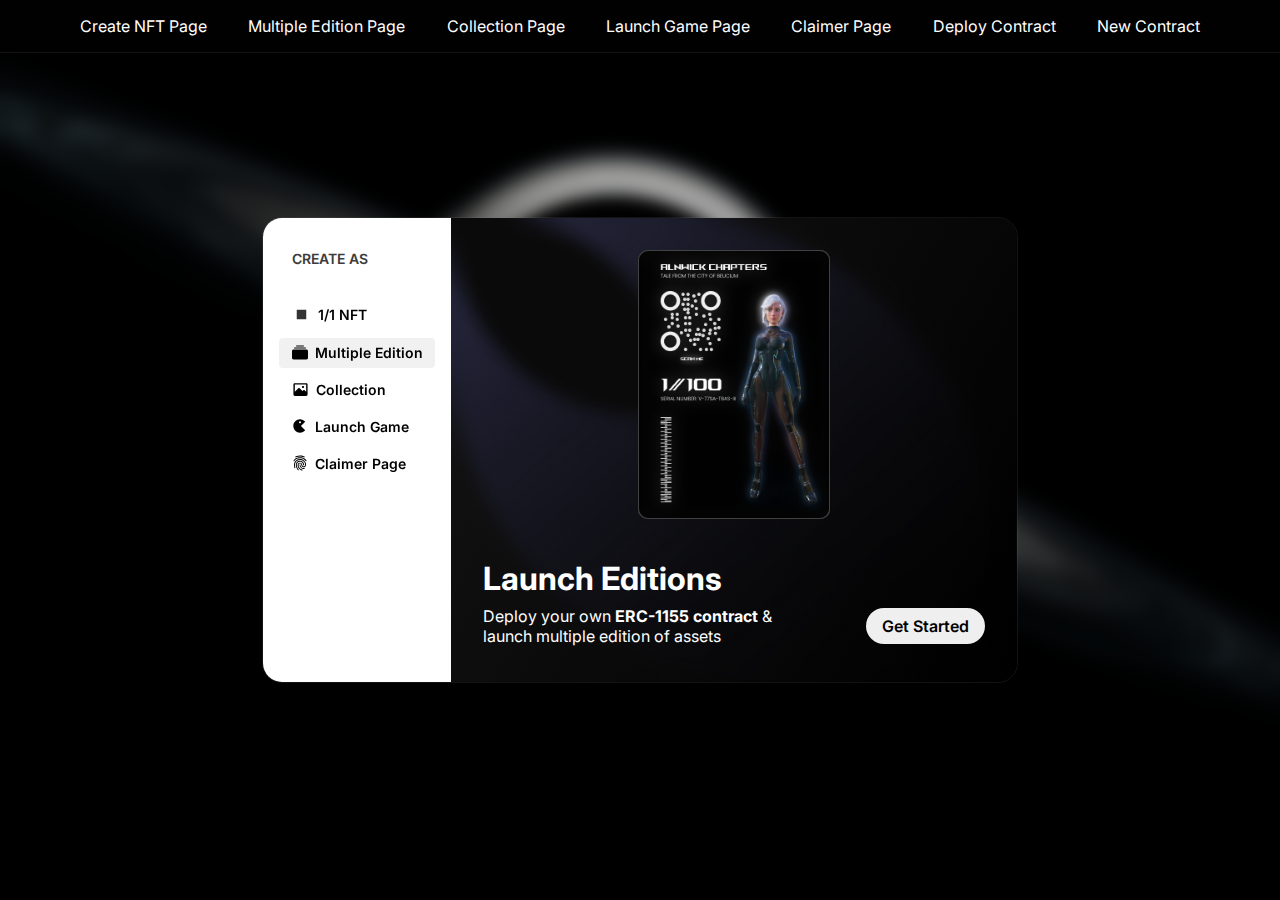
<file: multiple-edition.html>
<!DOCTYPE html>
<html lang="en">
    <head>
        <!-- Meta Tags -->
        <meta charset="UTF-8" />
        <meta http-equiv="X-UA-Compatible" content="IE=edge" />
        <meta name="viewport" content="width=device-width, initial-scale=1.0" />

        <!-- Stylesheet -->
        <link rel="stylesheet" type="text/css" href="./main.css" />

        <!-- Page Title -->
        <title>Multiple Edition UI</title>
    </head>
    <body class="multiple-edition">
        <ul class="navigation-list">
            <li class="navigation-list-items">
                <a href="./create-nft.html">Create NFT Page</a>
            </li>
            <li class="navigation-list-items">
                <a href="./multiple-edition.html">Multiple Edition Page</a>
            </li>
            <li class="navigation-list-items">
                <a href="./collection.html">Collection Page</a>
            </li>
            <li class="navigation-list-items">
                <a href="./launch-game.html">Launch Game Page</a>
            </li>
            <li class="navigation-list-items">
                <a href="./claimer-page.html">Claimer Page</a>
            </li>
            <li class="navigation-list-items">
                <a href="./deploy-contract.html">Deploy Contract</a>
            </li>
            <li class="navigation-list-items">
                <a href="./new-contract.html">New Contract</a>
            </li>
        </ul>
        <div class="ui-container">
            <div class="ui-options">
                <p class="options-heading">Create As</p>
                <ul class="options-list">
                    <li class="options-list-items">
                        <svg
                            width="19"
                            height="19"
                            viewBox="0 0 19 19"
                            fill="none"
                            xmlns="http://www.w3.org/2000/svg"
                        >
                            <path
                                d="M4.75 4.75H14.25V14.25H4.75V4.75Z"
                                fill="#333333"
                            />
                        </svg>
                        1/1 NFT
                    </li>
                    <li class="options-list-items active">
                        <svg
                            width="16"
                            height="16"
                            viewBox="0 0 16 16"
                            fill="none"
                            xmlns="http://www.w3.org/2000/svg"
                        >
                            <g clip-path="url(#clip0_1629_786)">
                                <path
                                    d="M0 13C0 13.3978 0.158035 13.7794 0.43934 14.0607C0.720644 14.342 1.10218 14.5 1.5 14.5H14.5C14.8978 14.5 15.2794 14.342 15.5607 14.0607C15.842 13.7794 16 13.3978 16 13V6C16 5.60218 15.842 5.22064 15.5607 4.93934C15.2794 4.65804 14.8978 4.5 14.5 4.5H1.5C1.10218 4.5 0.720644 4.65804 0.43934 4.93934C0.158035 5.22064 0 5.60218 0 6L0 13ZM2 3C2 3.13261 2.05268 3.25979 2.14645 3.35355C2.24021 3.44732 2.36739 3.5 2.5 3.5H13.5C13.6326 3.5 13.7598 3.44732 13.8536 3.35355C13.9473 3.25979 14 3.13261 14 3C14 2.86739 13.9473 2.74021 13.8536 2.64645C13.7598 2.55268 13.6326 2.5 13.5 2.5H2.5C2.36739 2.5 2.24021 2.55268 2.14645 2.64645C2.05268 2.74021 2 2.86739 2 3ZM4 1C4 1.13261 4.05268 1.25979 4.14645 1.35355C4.24021 1.44732 4.36739 1.5 4.5 1.5H11.5C11.6326 1.5 11.7598 1.44732 11.8536 1.35355C11.9473 1.25979 12 1.13261 12 1C12 0.867392 11.9473 0.740215 11.8536 0.646447C11.7598 0.552678 11.6326 0.5 11.5 0.5H4.5C4.36739 0.5 4.24021 0.552678 4.14645 0.646447C4.05268 0.740215 4 0.867392 4 1Z"
                                    fill="black"
                                />
                            </g>
                            <defs>
                                <clipPath id="clip0_1629_786">
                                    <rect width="16" height="16" fill="white" />
                                </clipPath>
                            </defs>
                        </svg>
                        Multiple Edition
                    </li>
                    <li class="options-list-items">
                        <svg
                            width="17"
                            height="17"
                            viewBox="0 0 17 17"
                            fill="none"
                            xmlns="http://www.w3.org/2000/svg"
                        >
                            <g clip-path="url(#clip0_1629_788)">
                                <path
                                    d="M14.1667 2.125C14.5425 2.125 14.9028 2.27426 15.1685 2.53993C15.4342 2.80561 15.5834 3.16594 15.5834 3.54167V13.4583C15.5834 13.8341 15.4342 14.1944 15.1685 14.4601C14.9028 14.7257 14.5425 14.875 14.1667 14.875H2.83341C2.45769 14.875 2.09736 14.7257 1.83168 14.4601C1.566 14.1944 1.41675 13.8341 1.41675 13.4583V3.54167C1.41675 3.16594 1.566 2.80561 1.83168 2.53993C2.09736 2.27426 2.45769 2.125 2.83341 2.125H14.1667ZM14.1667 3.54167H2.83341V10.6958L6.37154 7.15842C6.45376 7.07617 6.55138 7.01093 6.65882 6.96642C6.76626 6.92191 6.88141 6.899 6.99771 6.899C7.114 6.899 7.22916 6.92191 7.3366 6.96642C7.44403 7.01093 7.54165 7.07617 7.62387 7.15842L10.5032 10.0385L11.3802 9.16158C11.4624 9.07934 11.56 9.0141 11.6674 8.96959C11.7749 8.92508 11.89 8.90217 12.0063 8.90217C12.1226 8.90217 12.2378 8.92508 12.3452 8.96959C12.4527 9.0141 12.5503 9.07934 12.6325 9.16158L14.1667 10.6965V3.54167ZM10.9792 4.95833C11.261 4.95833 11.5313 5.07027 11.7305 5.26953C11.9298 5.46879 12.0417 5.73904 12.0417 6.02083C12.0417 6.30263 11.9298 6.57288 11.7305 6.77213C11.5313 6.97139 11.261 7.08333 10.9792 7.08333C10.6975 7.08333 10.4272 6.97139 10.2279 6.77213C10.0287 6.57288 9.91675 6.30263 9.91675 6.02083C9.91675 5.73904 10.0287 5.46879 10.2279 5.26953C10.4272 5.07027 10.6975 4.95833 10.9792 4.95833Z"
                                    fill="black"
                                />
                            </g>
                            <defs>
                                <clipPath id="clip0_1629_788">
                                    <rect width="17" height="17" fill="white" />
                                </clipPath>
                            </defs>
                        </svg>
                        Collection
                    </li>
                    <li class="options-list-items">
                        <svg
                            width="16"
                            height="16"
                            viewBox="0 0 16 16"
                            fill="none"
                            xmlns="http://www.w3.org/2000/svg"
                        >
                            <path
                                d="M7.99992 1.33333C8.98808 1.33233 9.96406 1.55145 10.857 1.97477C11.7499 2.3981 12.5372 3.015 13.1619 3.78066L8.94258 8L13.1619 12.2193C12.5372 12.985 11.7499 13.6019 10.857 14.0252C9.96406 14.4486 8.98808 14.6677 7.99992 14.6667C4.31792 14.6667 1.33325 11.682 1.33325 8C1.33325 4.318 4.31792 1.33333 7.99992 1.33333ZM7.99992 3.33333C7.7347 3.33333 7.48035 3.43869 7.29281 3.62622C7.10528 3.81376 6.99992 4.06811 6.99992 4.33333C6.99992 4.59855 7.10528 4.8529 7.29281 5.04044C7.48035 5.22797 7.7347 5.33333 7.99992 5.33333C8.26514 5.33333 8.51949 5.22797 8.70703 5.04044C8.89456 4.8529 8.99992 4.59855 8.99992 4.33333C8.99992 4.06811 8.89456 3.81376 8.70703 3.62622C8.51949 3.43869 8.26514 3.33333 7.99992 3.33333Z"
                                fill="black"
                            />
                        </svg>
                        Launch Game
                    </li>
                    <li class="options-list-items">
                        <svg
                            width="16"
                            height="16"
                            viewBox="0 0 16 16"
                            fill="none"
                            xmlns="http://www.w3.org/2000/svg"
                        >
                            <path
                                d="M1.97739 6.3125C1.89307 6.31326 1.81005 6.2917 1.73676 6.25C1.68301 6.21978 1.63582 6.17915 1.59795 6.13048C1.56009 6.08181 1.53232 6.02607 1.51625 5.96653C1.50019 5.907 1.49616 5.84486 1.50441 5.78374C1.51265 5.72263 1.533 5.66378 1.56426 5.61062C2.16676 4.605 3.99989 2.25781 7.99989 2.25781C9.73332 2.25781 11.2536 2.71313 12.5164 3.61063C13.5558 4.34719 14.1383 5.18094 14.4158 5.5825C14.451 5.63312 14.4757 5.69026 14.4885 5.75057C14.5013 5.81089 14.5019 5.87314 14.4902 5.93368C14.4786 5.99422 14.4549 6.05182 14.4207 6.10308C14.3864 6.15435 14.3423 6.19824 14.2908 6.23219C14.1856 6.30172 14.0575 6.32755 13.9336 6.30422C13.8097 6.28088 13.6998 6.21021 13.6271 6.10719C13.1249 5.385 11.5936 3.1875 7.99989 3.1875C4.49207 3.1875 2.90614 5.20969 2.38957 6.07688C2.34807 6.14929 2.28798 6.20931 2.21552 6.25073C2.14306 6.29216 2.06085 6.31348 1.97739 6.3125Z"
                                fill="black"
                            />
                            <path
                                d="M10.0153 15.5C9.97537 15.5005 9.93559 15.496 9.89682 15.4866C6.99526 14.7678 5.91182 11.8672 5.86776 11.7466L5.86088 11.72C5.83713 11.6363 5.25495 9.64719 6.1487 8.48219C6.55838 7.95094 7.18151 7.67844 8.00432 7.67844C8.76932 7.67844 9.3212 7.91625 9.70057 8.40844C10.0131 8.81031 10.1381 9.30594 10.259 9.78344C10.5131 10.7778 10.6965 11.3 11.7524 11.3538C12.2162 11.3772 12.5209 11.1059 12.6937 10.875C13.1609 10.2453 13.2421 9.21875 12.8899 8.3125C12.4374 7.14281 10.8315 4.9375 7.99995 4.9375C6.7912 4.9375 5.68057 5.32594 4.78995 6.05594C4.05276 6.66062 3.4687 7.51438 3.18745 8.39188C2.66588 10.0256 3.34995 12.5938 3.35651 12.6172C3.37248 12.677 3.37632 12.7393 3.36781 12.8006C3.3593 12.8619 3.3386 12.9208 3.30694 12.974C3.27529 13.0271 3.23331 13.0734 3.18348 13.1101C3.13365 13.1468 3.07698 13.1731 3.01682 13.1875C2.89528 13.2198 2.76591 13.2032 2.65644 13.1413C2.54698 13.0794 2.46612 12.9771 2.4312 12.8562C2.39995 12.7391 1.66932 10 2.27182 8.11187C2.92807 6.06594 4.95338 4.00344 8.00088 4.00344C9.40932 4.00344 10.7399 4.48219 11.8506 5.38625C12.7106 6.08938 13.4131 7.03375 13.7806 7.97781C14.2478 9.18312 14.1224 10.5359 13.4621 11.4197C13.0221 12.0091 12.3956 12.3172 11.7015 12.2837C9.89339 12.1931 9.56838 10.9309 9.33151 10.0103C9.08776 9.06594 8.93182 8.61063 8.00088 8.61063C7.48963 8.61063 7.13057 8.75125 6.90713 9.0425C6.60245 9.44094 6.5787 10.0637 6.61245 10.5156C6.6346 10.8305 6.68799 11.1423 6.77182 11.4466C6.8462 11.6341 7.81464 14.0091 10.134 14.5838C10.194 14.598 10.2505 14.6239 10.3003 14.6602C10.3501 14.6964 10.3923 14.7422 10.4242 14.7948C10.4562 14.8475 10.4774 14.906 10.4866 14.9669C10.4958 15.0278 10.4928 15.0899 10.4778 15.1497C10.4495 15.2505 10.3889 15.3394 10.3054 15.4026C10.2219 15.4659 10.12 15.5001 10.0153 15.5Z"
                                fill="black"
                            />
                            <path
                                d="M6.29102 15.2856C6.22599 15.2858 6.16159 15.2728 6.10168 15.2475C6.04176 15.2222 5.98755 15.1851 5.94227 15.1384C4.78102 13.9197 4.12415 12.5569 3.87696 10.8528V10.8438C3.73821 9.71563 3.94134 8.11844 4.93665 7.02031C5.67134 6.21 6.70415 5.79813 8.00102 5.79813C9.53477 5.79813 10.7401 6.51125 11.4916 7.85719C12.037 8.835 12.1451 9.80938 12.1479 9.84938C12.1536 9.91105 12.1471 9.97324 12.1288 10.0324C12.1104 10.0916 12.0806 10.1465 12.0409 10.1941C12.0013 10.2417 11.9527 10.281 11.8978 10.3098C11.843 10.3386 11.783 10.3563 11.7213 10.3619C11.5969 10.3754 11.4721 10.3394 11.3739 10.2617C11.2758 10.184 11.2121 10.0708 11.1966 9.94656C11.1143 9.36192 10.9251 8.79742 10.6385 8.28125C10.056 7.25344 9.16977 6.73094 7.99759 6.73094C6.98509 6.73094 6.1929 7.03563 5.6479 7.63719C4.86227 8.50438 4.7104 9.84031 4.81821 10.7241C5.03477 12.2309 5.61384 13.4297 6.63634 14.5009C6.67901 14.5453 6.71233 14.5979 6.7343 14.6554C6.75627 14.7129 6.76645 14.7743 6.76423 14.8358C6.76202 14.8974 6.74745 14.9578 6.7214 15.0136C6.69535 15.0694 6.65834 15.1194 6.61259 15.1606C6.52447 15.2405 6.40995 15.285 6.29102 15.2856Z"
                                fill="black"
                            />
                            <path
                                d="M11.6406 13.9431C10.625 13.9431 9.76157 13.6619 9.07063 13.1028C7.68251 11.9844 7.52688 10.1628 7.52001 10.0859C7.51023 9.95975 7.55098 9.83485 7.63329 9.73871C7.7156 9.64257 7.83273 9.58306 7.95892 9.57328C8.0851 9.5635 8.21 9.60425 8.30614 9.68656C8.40229 9.76887 8.46179 9.886 8.47157 10.0122C8.47501 10.0391 8.61376 11.5291 9.68376 12.3872C10.3169 12.8928 11.1631 13.0934 12.2059 12.9762C12.3306 12.9611 12.4561 12.996 12.5552 13.0731C12.6542 13.1503 12.7186 13.2636 12.7344 13.3881C12.7412 13.4497 12.7357 13.5119 12.7182 13.5713C12.7007 13.6307 12.6716 13.686 12.6325 13.734C12.5934 13.782 12.5451 13.8217 12.4905 13.8509C12.4359 13.88 12.376 13.898 12.3144 13.9038C12.0907 13.9298 11.8658 13.943 11.6406 13.9431ZM12.4431 1.52469C12.0469 1.26688 10.6419 0.5 8.00001 0.5C5.22688 0.5 3.81845 1.34719 3.50688 1.5625C3.48631 1.57513 3.46705 1.58979 3.44938 1.60625C3.44752 1.60805 3.44509 1.60916 3.44251 1.60938C3.39276 1.65281 3.35284 1.70636 3.32541 1.76644C3.29798 1.82653 3.28368 1.89177 3.28345 1.95781C3.2843 2.01972 3.29737 2.08086 3.32189 2.13771C3.34641 2.19457 3.38191 2.24602 3.42636 2.28913C3.4708 2.33224 3.52332 2.36616 3.58089 2.38894C3.63847 2.41172 3.69998 2.42291 3.76188 2.42188C3.86111 2.42181 3.95795 2.39138 4.03938 2.33469C4.05282 2.32469 5.26501 1.43406 8.00095 1.43406C10.7369 1.43406 11.9556 2.32156 11.9688 2.32812C12.052 2.38982 12.153 2.42273 12.2566 2.42188C12.3185 2.42283 12.3801 2.41153 12.4377 2.38864C12.4952 2.36574 12.5477 2.3317 12.5921 2.28847C12.6365 2.24523 12.6719 2.19366 12.6964 2.1367C12.7208 2.07974 12.7337 2.01853 12.7344 1.95656C12.7344 1.86375 12.7067 1.77304 12.6548 1.69609C12.6029 1.61913 12.5292 1.55945 12.4431 1.52469Z"
                                fill="black"
                            />
                        </svg>
                        Claimer Page
                    </li>
                </ul>
            </div>
            <div class="ui-display">
                <div class="cards-container">
                    <div class="cards">
                        <span class="image-container"
                            ><img src="./assets/card.png" alt="card"
                        /></span>
                    </div>
                    <div class="cards">
                        <span class="image-container"
                            ><img src="./assets/card.png" alt="card"
                        /></span>
                    </div>
                    <div class="cards">
                        <span class="image-container"
                            ><img src="./assets/card.png" alt="card"
                        /></span>
                    </div>
                    <div class="cards">
                        <span class="image-container"
                            ><img src="./assets/card.png" alt="card"
                        /></span>
                    </div>
                    <div class="cards">
                        <span class="image-container"
                            ><img src="./assets/card.png" alt="card"
                        /></span>
                    </div>
                </div>
                <div class="content-container">
                    <h1 class="content-heading">Launch Editions</h1>
                    <div class="content-info">
                        <p class="info">
                            Deploy your own
                            <strong> ERC-1155 contract</strong> & launch
                            multiple edition of assets
                        </p>
                        <button class="btn">Get Started</button>
                    </div>
                </div>
            </div>
        </div>
    </body>
</html>
</file>
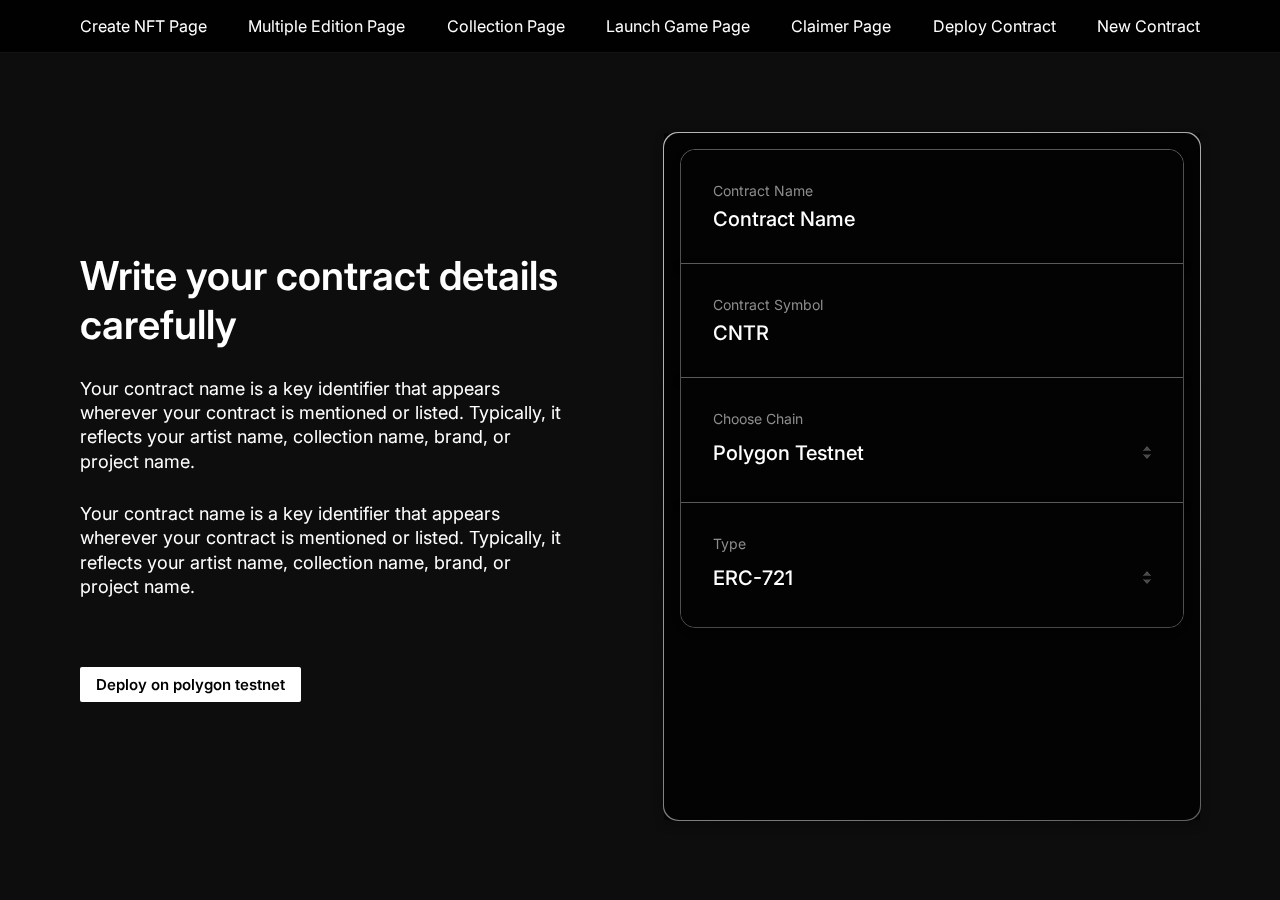
<file: new-contract.html>
<!DOCTYPE html>
<html lang="en">
    <head>
        <!-- Meta Tags -->
        <meta charset="UTF-8" />
        <meta http-equiv="X-UA-Compatible" content="IE=edge" />
        <meta name="viewport" content="width=device-width, initial-scale=1.0" />

        <!-- Stylesheet -->
        <link rel="stylesheet" type="text/css" href="./main.css" />

        <!-- Page Title -->
        <title>New Contract UI</title>
    </head>
    <body class="new-contract">
        <ul class="navigation-list">
            <li class="navigation-list-items">
                <a href="./create-nft.html">Create NFT Page</a>
            </li>
            <li class="navigation-list-items">
                <a href="./multiple-edition.html">Multiple Edition Page</a>
            </li>
            <li class="navigation-list-items">
                <a href="./collection.html">Collection Page</a>
            </li>
            <li class="navigation-list-items">
                <a href="./launch-game.html">Launch Game Page</a>
            </li>
            <li class="navigation-list-items">
                <a href="./claimer-page.html">Claimer Page</a>
            </li>
            <li class="navigation-list-items">
                <a href="./deploy-contract.html">Deploy Contract</a>
            </li>
            <li class="navigation-list-items">
                <a href="./new-contract.html">New Contract</a>
            </li>
        </ul>
        <main class="main-content">
            <article class="content">
                <h1 class="content-heading">
                    Write your contract details carefully
                </h1>
                <p class="content-description">
                    Your contract name is a key identifier that appears wherever
                    your contract is mentioned or listed. Typically, it reflects
                    your artist name, collection name, brand, or project name.
                </p>
                <p class="content-description">
                    Your contract name is a key identifier that appears wherever
                    your contract is mentioned or listed. Typically, it reflects
                    your artist name, collection name, brand, or project name.
                </p>
                <button class="deploy-btn">Deploy on polygon testnet</button>
            </article>
            <div class="contract-information-container">
                <article class="contract-information">
                    <div class="information-group">
                        <p class="label">Contract Name</p>
                        <p class="name">Contract Name</p>
                    </div>
                    <div class="information-group">
                        <p class="label">Contract Symbol</p>
                        <p class="name">CNTR</p>
                    </div>
                    <div class="information-group">
                        <p class="label">Choose Chain</p>
                        <p class="name">
                            Polygon Testnet
                            <svg
                                width="22"
                                height="35"
                                viewBox="0 0 22 35"
                                fill="none"
                                xmlns="http://www.w3.org/2000/svg"
                            >
                                <path
                                    d="M1 12.6667L11 1L21 12.6667"
                                    stroke="white"
                                    stroke-width="0.5"
                                    stroke-linecap="round"
                                />
                                <path
                                    d="M21 22.6667L11 34.3333L1 22.6667"
                                    stroke="white"
                                    stroke-width="0.5"
                                    stroke-linecap="round"
                                />
                            </svg>
                        </p>
                    </div>
                    <div class="information-group">
                        <p class="label">Type</p>
                        <p class="name">
                            ERC-721
                            <svg
                                width="22"
                                height="35"
                                viewBox="0 0 22 35"
                                fill="none"
                                xmlns="http://www.w3.org/2000/svg"
                            >
                                <path
                                    d="M1 12.6667L11 1L21 12.6667"
                                    stroke="white"
                                    stroke-width="0.5"
                                    stroke-linecap="round"
                                />
                                <path
                                    d="M21 22.6667L11 34.3333L1 22.6667"
                                    stroke="white"
                                    stroke-width="0.5"
                                    stroke-linecap="round"
                                />
                            </svg>
                        </p>
                    </div>
                </article>
            </div>
        </main>
    </body>
</html>
</file>
<file: main.css>
@import url("https://fonts.googleapis.com/css2?family=Inter:wght@100;200;300;400;500;600;700;800;900&display=swap");
*, *::before,
* *::after {
  margin: 0;
  padding: 0;
  box-sizing: border-box;
  font-family: "Inter", sans-serif;
}
body {
  min-height: 100vh;
  display: flex;
  align-items: center;
  justify-content: center;
  background-color: rgb(15, 15, 15);
  -webkit-backdrop-filter: blur(8px);
          backdrop-filter: blur(8px);
  background-image: url("./assets/bg.png");
  background-position: center;
  background-size: cover;
  background-repeat: no-repeat;
  background-attachment: fixed;
  position: relative;
}

img,
svg {
  max-width: 100%;
  max-height: 100%;
  vertical-align: middle;
  cursor: pointer;
  -o-object-fit: cover;
     object-fit: cover;
}

ul,
li {
  list-style-type: none;
  margin: 0;
}

a, a:visited, a:active {
  color: unset;
  font: inherit;
  text-decoration: none;
  -webkit-text-decoration-skip-ink: none;
          text-decoration-skip-ink: none;
}
button {
  border: 0;
  outline: 0;
  cursor: pointer;
}

.navigation-list {
  position: absolute;
  top: 0;
  color: white;
  align-self: flex-start;
  display: flex;
  align-items: center;
  justify-content: space-between;
  width: 100%;
  padding: 1em 5em;
  background-color: #010101;
  border-bottom: 1px solid hsla(0deg, 0%, 50%, 0.15);
}

.ui-container {
  display: grid;
  grid-template-columns: 1fr 3fr;
  border-radius: 20px;
  overflow: hidden;
}
.ui-container .ui-options {
  grid-column: span 1;
  background-color: white;
  padding-block: 2rem;
  padding-inline: 1rem;
}
.ui-container .ui-options .options-heading {
  text-transform: uppercase;
  color: #3c3c3c;
  font-weight: 600;
  font-size: 14px;
  padding-inline: 0.8rem;
}
.ui-container .ui-options .options-list {
  color: black;
  font-weight: 600;
  font-size: 14px;
  margin-top: 2rem;
  display: flex;
  flex-direction: column;
  gap: 0.5em;
  justify-content: flex-start;
  align-items: flex-start;
}
.ui-container .ui-options .options-list li {
  cursor: pointer;
  width: 100%;
  padding: 0.4rem 0.8rem;
  border-radius: 4px;
  transition: background-color 200ms linear;
  display: flex;
  align-items: center;
  gap: 0.5em;
}
.ui-container .ui-options .options-list li:hover {
  background-color: #f1f1f1;
  transition: background-color 100ms linear;
}
.ui-container .ui-options .options-list li.active {
  background-color: #f1f1f1;
}
.ui-container .ui-display {
  grid-column: 2/span 3;
  background-image: url("./assets/metal-texture-with-screws.png"), linear-gradient(121.11deg, #151515 0.54%, #000000 100%);
  -webkit-backdrop-filter: blur(12.5px);
          backdrop-filter: blur(12.5px);
  background-position: center;
  background-size: 100% 100%;
  background-repeat: no-repeat;
  padding: 2rem;
  display: flex;
  position: relative;
}
.ui-container .ui-display .display-container {
  width: 100%;
  min-height: 400px;
  isolation: isolate;
  position: relative;
  display: flex;
  align-items: flex-start;
  justify-content: center;
}
.ui-container .ui-display .display-container .cards {
  position: absolute;
  margin-inline: auto;
}
.ui-container .ui-display .display-container .cards:nth-of-type(1) {
  z-index: 0;
  transform: translate(calc(45px + (-30px * 0))) translateY(calc(25px * 0));
}
.ui-container .ui-display .display-container .cards:nth-of-type(2) {
  z-index: -1;
  transform: translate(calc(45px + (-30px * 1))) translateY(calc(25px * 1));
}
.ui-container .ui-display .display-container .cards:nth-of-type(2) .image-container {
  filter: blur(2px);
  background-color: rgba(27, 27, 27, 0.2);
}
.ui-container .ui-display .display-container .cards:nth-of-type(3) {
  z-index: -2;
  transform: translate(calc(45px + (-30px * 2))) translateY(calc(25px * 2));
}
.ui-container .ui-display .display-container .cards:nth-of-type(3) .image-container {
  filter: blur(2px);
  background-color: rgba(27, 27, 27, 0.2);
}
.ui-container .ui-display .display-container .cards:nth-of-type(4) {
  z-index: -3;
  transform: translate(calc(45px + (-30px * 3))) translateY(calc(25px * 3));
}
.ui-container .ui-display .display-container .cards:nth-of-type(4) .image-container {
  filter: blur(2px);
  background-color: rgba(27, 27, 27, 0.2);
}
.ui-container .ui-display .display-container .cards .image-container {
  display: block;
  aspect-ratio: 27/25;
  width: 300px;
  border-radius: 20px;
  overflow: hidden;
  border: 1px solid hsla(0deg, 0%, 50%, 0.2);
  background-position: center;
  background-size: cover;
  background-repeat: no-repeat;
}
.ui-container .ui-display .display-container .cards .image-container.bg-container {
  background-image: url("./assets/sci-girl.png");
}
.ui-container .ui-display .display-container .cards .image-container.last-container {
  border: 1px solid hsla(0deg, 0%, 50%, 0.05);
}
.ui-container .ui-display .content-container {
  display: flex;
  flex-direction: column;
  gap: 0.5rem;
  align-items: flex-start;
  color: white;
  align-self: flex-end;
  position: absolute;
  right: 2rem;
  left: 2rem;
  padding-block: 0.25rem;
}
.ui-container .ui-display .content-container .content-heading {
  font-size: 2rem;
  font-weight: 700;
}
.ui-container .ui-display .content-container .content-info {
  display: flex;
  width: 100%;
  justify-content: space-between;
  align-items: center;
}
.ui-container .ui-display .content-container .content-info .info {
  max-width: 30ch;
}
.ui-container .ui-display .content-container .content-info .btn {
  width: -moz-max-content;
  width: max-content;
  padding-inline: 1em;
  padding-block: 0.5em;
  font-size: 1rem;
  font-weight: 600;
  border-radius: 2rem;
}

.multiple-edition .ui-container,
.create-nft .ui-container {
  border: 1px solid hsla(0deg, 0%, 50%, 0.15);
}
.multiple-edition .ui-display,
.create-nft .ui-display {
  grid-column: 2/span 3;
  background: url("./assets/multiple-edition-bg.png"), linear-gradient(121.11deg, #151515 0.54%, #000000 100%);
  -webkit-backdrop-filter: blur(12.5px);
          backdrop-filter: blur(12.5px);
  background-position: center;
  background-size: 100% 100%;
  background-repeat: no-repeat;
  padding: 2rem;
  display: flex;
  flex-direction: column;
  align-items: center;
  justify-content: center;
  gap: 2.25rem;
}
.multiple-edition .ui-display .cards-container,
.create-nft .ui-display .cards-container {
  display: block;
  position: relative;
  width: 12rem;
  aspect-ratio: 5/7;
}
.multiple-edition .ui-display .cards-container:nth-of-type(1) .cards:nth-of-type(1),
.create-nft .ui-display .cards-container:nth-of-type(1) .cards:nth-of-type(1) {
  transform-origin: center;
  animation: card-animation-1 2s cubic-bezier(0.05, 0.43, 0.25, 0.95) infinite;
}
@keyframes card-animation-1 {
  0% {
    transform: rotate(0);
  }
  40% {
    transform: rotate(calc(4.25deg * -2));
  }
  50% {
    transform: rotate(calc(4.25deg * -2));
  }
  90% {
    transform: rotate(0);
  }
  100% {
    transform: rotate(0);
  }
}
.multiple-edition .ui-display .cards-container:nth-of-type(1) .cards:nth-of-type(2),
.create-nft .ui-display .cards-container:nth-of-type(1) .cards:nth-of-type(2) {
  transform-origin: center;
  animation: card-animation-2 2s cubic-bezier(0.05, 0.43, 0.25, 0.95) infinite;
}
@keyframes card-animation-2 {
  0% {
    transform: rotate(0);
  }
  40% {
    transform: rotate(calc(4.25deg * -1));
  }
  50% {
    transform: rotate(calc(4.25deg * -1));
  }
  90% {
    transform: rotate(0);
  }
  100% {
    transform: rotate(0);
  }
}
.multiple-edition .ui-display .cards-container:nth-of-type(1) .cards:nth-of-type(3),
.create-nft .ui-display .cards-container:nth-of-type(1) .cards:nth-of-type(3) {
  transform-origin: center;
  animation: card-animation-3 2s cubic-bezier(0.05, 0.43, 0.25, 0.95) infinite;
}
@keyframes card-animation-3 {
  0% {
    transform: rotate(0);
  }
  40% {
    transform: rotate(calc(4.25deg * 0));
  }
  50% {
    transform: rotate(calc(4.25deg * 0));
  }
  90% {
    transform: rotate(0);
  }
  100% {
    transform: rotate(0);
  }
}
.multiple-edition .ui-display .cards-container:nth-of-type(1) .cards:nth-of-type(4),
.create-nft .ui-display .cards-container:nth-of-type(1) .cards:nth-of-type(4) {
  transform-origin: center;
  animation: card-animation-4 2s cubic-bezier(0.05, 0.43, 0.25, 0.95) infinite;
}
@keyframes card-animation-4 {
  0% {
    transform: rotate(0);
  }
  40% {
    transform: rotate(calc(4.25deg * 1));
  }
  50% {
    transform: rotate(calc(4.25deg * 1));
  }
  90% {
    transform: rotate(0);
  }
  100% {
    transform: rotate(0);
  }
}
.multiple-edition .ui-display .cards-container:nth-of-type(1) .cards:nth-of-type(5),
.create-nft .ui-display .cards-container:nth-of-type(1) .cards:nth-of-type(5) {
  transform-origin: center;
  animation: card-animation-5 2s cubic-bezier(0.05, 0.43, 0.25, 0.95) infinite;
}
@keyframes card-animation-5 {
  0% {
    transform: rotate(0);
  }
  40% {
    transform: rotate(calc(4.25deg * 2));
  }
  50% {
    transform: rotate(calc(4.25deg * 2));
  }
  90% {
    transform: rotate(0);
  }
  100% {
    transform: rotate(0);
  }
}
.multiple-edition .ui-display .cards-container .cards,
.create-nft .ui-display .cards-container .cards {
  width: 100%;
  height: 100%;
  background: rgba(0, 0, 0, 0.7);
  -webkit-backdrop-filter: blur(8px);
          backdrop-filter: blur(8px);
  border-radius: 10px;
  position: absolute;
  overflow: hidden;
  border: 1px solid hsla(0deg, 0%, 50%, 0.5);
  transform: none;
  transition: transform 750ms cubic-bezier(0.05, 0.43, 0.25, 0.95);
}
.multiple-edition .ui-display .cards-container .cards:nth-of-type(2),
.create-nft .ui-display .cards-container .cards:nth-of-type(2) {
  z-index: -1;
}
.multiple-edition .ui-display .cards-container .cards:nth-of-type(3),
.create-nft .ui-display .cards-container .cards:nth-of-type(3) {
  z-index: -2;
}
.multiple-edition .ui-display .cards-container .cards:nth-of-type(4),
.create-nft .ui-display .cards-container .cards:nth-of-type(4) {
  z-index: -3;
}
.multiple-edition .ui-display .cards-container .cards:nth-of-type(5),
.create-nft .ui-display .cards-container .cards:nth-of-type(5) {
  z-index: -4;
}
.multiple-edition .ui-display .cards-container .cards:nth-of-type(6),
.create-nft .ui-display .cards-container .cards:nth-of-type(6) {
  z-index: -5;
}
.multiple-edition .ui-display .cards-container .cards:nth-of-type(7),
.create-nft .ui-display .cards-container .cards:nth-of-type(7) {
  z-index: -6;
}
.multiple-edition .ui-display .cards-container .cards:nth-of-type(8),
.create-nft .ui-display .cards-container .cards:nth-of-type(8) {
  z-index: -7;
}
.multiple-edition .ui-display .cards-container .cards .image-container,
.create-nft .ui-display .cards-container .cards .image-container {
  display: grid;
  place-content: center;
  width: 100%;
  height: 100%;
}
.multiple-edition .ui-display .cards-container .cards .image-container img,
.create-nft .ui-display .cards-container .cards .image-container img {
  width: 15.2rem;
  aspect-ratio: 5/7;
}
.multiple-edition .ui-display .content-container,
.create-nft .ui-display .content-container {
  width: 100%;
  display: flex;
  flex-direction: column;
  gap: 0.5rem;
  align-items: flex-start;
  color: white;
  align-self: flex-end;
  position: static;
  padding-block: 0.25rem;
}
.multiple-edition .ui-display .content-container .content-heading,
.create-nft .ui-display .content-container .content-heading {
  font-size: 2rem;
  font-weight: 700;
}
.multiple-edition .ui-display .content-container .content-info,
.create-nft .ui-display .content-container .content-info {
  display: flex;
  width: 100%;
  justify-content: space-between;
  align-items: center;
}
.multiple-edition .ui-display .content-container .content-info .info,
.create-nft .ui-display .content-container .content-info .info {
  max-width: 30ch;
}
.multiple-edition .ui-display .content-container .content-info .btn,
.create-nft .ui-display .content-container .content-info .btn {
  width: -moz-max-content;
  width: max-content;
  padding-inline: 1em;
  padding-block: 0.5em;
  font-size: 1rem;
  font-weight: 600;
  border-radius: 2rem;
}

.create-nft .ui-display {
  background: url("./assets/nft-art.png");
  background-position: center -5px;
  background-size: 105% 105%;
  background-repeat: no-repeat;
}
.create-nft .cards-container {
  background: linear-gradient(150.94deg, hsla(0deg, 0%, 0%, 0.75) 3.32%, rgba(0, 0, 0, 0) 98.95%);
  filter: drop-shadow(0px 4px 4px rgba(0, 0, 0, 0.25));
  -webkit-backdrop-filter: blur(8px);
          backdrop-filter: blur(8px);
  border-radius: 10px;
  border: 1px solid hsla(0deg, 0%, 50%, 0.2);
  display: flex;
  align-items: center;
  justify-content: center;
  position: relative;
}
.create-nft .cards-container::before, .create-nft .cards-container::after {
  content: "";
  position: absolute;
  border-bottom: 1px solid white;
  width: 40px;
  top: 50%;
  left: 50%;
  transform: translate(-50%);
}
.create-nft .cards-container::before {
  transform: translate(-50%) rotate(90deg);
}

.collection .ui-container {
  display: grid;
  grid-template-columns: 1fr 3fr;
  border-radius: 20px;
  overflow: hidden;
}
.collection .ui-container .ui-options {
  grid-column: span 1;
  background-color: white;
  padding-block: 2rem;
  padding-inline: 1rem;
}
.collection .ui-container .ui-options .options-heading {
  text-transform: uppercase;
  color: #3c3c3c;
  font-weight: 600;
  font-size: 14px;
  padding-inline: 0.8rem;
}
.collection .ui-container .ui-options .options-list {
  color: black;
  font-weight: 600;
  font-size: 14px;
  margin-top: 2rem;
  display: flex;
  flex-direction: column;
  gap: 0.5em;
  justify-content: flex-start;
  align-items: flex-start;
}
.collection .ui-container .ui-options .options-list li {
  cursor: pointer;
  width: 100%;
  padding: 0.4rem 0.8rem;
  border-radius: 4px;
  transition: background-color 200ms linear;
  display: flex;
  align-items: center;
  gap: 0.5em;
}
.collection .ui-container .ui-options .options-list li:hover {
  background-color: #f1f1f1;
  transition: background-color 100ms linear;
}
.collection .ui-container .ui-options .options-list li.active {
  background-color: #f1f1f1;
}
.collection .ui-container .ui-display {
  grid-column: 2/span 3;
  background-image: linear-gradient(121.11deg, #151515 0.54%, #000000 100%);
  -webkit-backdrop-filter: blur(12.5px);
          backdrop-filter: blur(12.5px);
  background-position: center;
  background-size: 100% 100%;
  background-repeat: no-repeat;
  padding: 0;
  display: flex;
  position: relative;
}
.collection .ui-container .ui-display .display-container {
  width: 100%;
  max-width: 555px;
  z-index: -2;
  overflow: hidden;
  display: flex;
  flex-direction: column;
  gap: 0.6rem;
  transform: translateY(2rem);
}
.collection .ui-container .ui-display .display-container .display-images-container {
  display: flex;
  gap: 1rem;
  animation: train-animation 10s linear infinite alternate;
}
.collection .ui-container .ui-display .display-container .display-images-container:nth-of-type(odd) {
  transform: translateX(-83px);
  animation-direction: alternate-reverse;
}
.collection .ui-container .ui-display .display-container .display-images-container .image-box {
  display: grid;
  place-content: center;
  aspect-ratio: 1;
  width: 148px;
  border: 1px solid hsla(0deg, 0%, 50%, 0.5);
  border-radius: 20px;
  overflow: hidden;
}
.collection .ui-container .ui-display .display-container .display-images-container .image-box img {
  width: 148px;
  aspect-ratio: 1;
}
@keyframes train-animation {
  from {
    transform: translateX(-500px);
  }
  to {
    transform: translateX(0);
  }
}
.collection .ui-container .ui-display .gradient-container {
  position: absolute;
  inset: 0;
  width: 100%;
  z-index: -1;
  background: linear-gradient(179.8deg, rgba(21, 21, 21, 0) 0.21%, #000000 91.91%);
}
.collection .ui-container .ui-display:has(.gradient-container:hover) .display-images-container {
  animation-play-state: paused;
}
.collection .ui-container .ui-display .content-container {
  z-index: 0;
  display: flex;
  flex-direction: column;
  gap: 0.5rem;
  align-items: flex-start;
  color: white;
  align-self: flex-end;
  position: absolute;
  right: 2rem;
  left: 2rem;
  bottom: 2rem;
  padding-block: 0.25rem;
}
.collection .ui-container .ui-display .content-container .content-heading {
  font-size: 2rem;
  font-weight: 700;
}
.collection .ui-container .ui-display .content-container .content-info {
  display: flex;
  width: 100%;
  justify-content: space-between;
  align-items: center;
}
.collection .ui-container .ui-display .content-container .content-info .info {
  max-width: 30ch;
}
.collection .ui-container .ui-display .content-container .content-info .btn {
  width: -moz-max-content;
  width: max-content;
  padding-inline: 1em;
  padding-block: 0.5em;
  font-size: 1rem;
  font-weight: 600;
  border-radius: 2rem;
}

.claimer-page {
  height: calc(100vh - 53px);
  width: 100%;
  align-self: flex-end;
  display: grid;
  grid-template-columns: 2fr 3fr;
}
.claimer-page .content {
  background-color: white;
  padding: 2rem;
  overflow-y: scroll;
  display: flex;
  flex-direction: column;
  align-items: flex-start;
  gap: 2rem;
  color: black;
}
.claimer-page .content .heading-container {
  display: flex;
  flex-direction: column;
  align-items: flex-start;
  gap: 0.25rem;
}
.claimer-page .content .heading-container .content-heading {
  font-size: 2rem;
}
.claimer-page .content .heading-container .wallet-address-display {
  display: flex;
  align-items: center;
  gap: 0.3rem;
}
.claimer-page .content .heading-container .wallet-address-display .icon-container {
  aspect-ratio: 1;
  width: 30px;
}
.claimer-page .content .heading-container .wallet-address-display .address {
  font-size: 14px;
  font-weight: 600;
}
.claimer-page .content .content-description {
  color: #909090;
  font-size: 14px;
  font-weight: 600;
  line-height: 1.5;
  overflow: hidden;
  text-overflow: ellipsis;
  display: -webkit-box;
  -webkit-line-clamp: 8;
  line-clamp: 8;
  -webkit-box-orient: vertical;
}
.claimer-page .content .show-all-btn {
  font-weight: 600;
  background-color: transparent;
  text-transform: uppercase;
}
.claimer-page .content .claimer-description-container {
  display: flex;
  flex-direction: column;
  gap: 0.8rem;
  width: 100%;
}
.claimer-page .content .claimer-description-container .claimer-heading {
  font-size: 17px;
  text-transform: uppercase;
  font-weight: 700;
  width: 100%;
  border-bottom: 1px solid hsla(0deg, 0%, 0%, 0.25);
  padding-bottom: 0.5rem;
}
.claimer-page .content .claimer-description-container .claimer-description {
  display: grid;
  grid-template-columns: 1fr 1fr;
  border-bottom: 1px solid hsla(0deg, 0%, 0%, 0.25);
  padding-bottom: 1.5rem;
}
.claimer-page .content .claimer-description-container .claimer-description .claimer-description-group {
  display: flex;
  flex-direction: column;
  gap: 0.35rem;
  align-items: flex-start;
  text-transform: uppercase;
}
.claimer-page .content .claimer-description-container .claimer-description .claimer-description-group .label {
  color: #3e3e3e;
  font-size: 11px;
}
.claimer-page .content .claimer-description-container .claimer-description .claimer-description-group .value {
  font-weight: 600;
  font-size: 14px;
}
.claimer-page .content .claim-nft-btn {
  display: grid;
  place-content: center;
  padding-inline: 4rem;
  padding-block: 0.6rem;
  background-color: #000000;
  color: #ffffff;
  font-weight: 600;
  border-radius: 8px;
  margin-top: 1rem;
}
.claimer-page .display {
  width: 100%;
  height: 100%;
  display: flex;
  align-items: center;
  justify-content: center;
  position: relative;
}
.claimer-page .display .cannect-wallet-btn {
  position: absolute;
  background-color: white;
  color: black;
  font-weight: 600;
  padding-inline: 2rem;
  padding-block: 0.5rem;
  border-radius: 5rem;
  font-size: 17px;
  right: 2rem;
  top: 2rem;
}
.claimer-page .display .display-image-container {
  display: grid;
  place-content: center;
}
.claimer-page .display .display-image-container img {
  width: 600px;
  height: 450px;
  -o-object-fit: contain;
     object-fit: contain;
}

.deploy-contract {
  background-image: none;
  background: #030303;
  -webkit-backdrop-filter: blur(10px);
          backdrop-filter: blur(10px);
}
.deploy-contract .main-content {
  margin-top: 53px;
  width: 100%;
  align-self: flex-end;
  color: white;
  padding-block: 3rem;
  padding-inline: 5rem;
}
.deploy-contract .main-content .heading-container {
  display: flex;
  flex-direction: column;
  justify-content: center;
  align-items: center;
  text-align: center;
  gap: 0.5rem;
  padding-block: 2rem;
}
.deploy-contract .main-content .heading-container .page-heading {
  font-size: 3rem;
  font-weight: 700;
}
.deploy-contract .main-content .heading-container .page-info {
  font-size: 1.2rem;
  max-width: 35ch;
}
.deploy-contract .main-content .contracts-section {
  width: 100%;
  display: flex;
  flex-direction: column;
  justify-content: center;
  align-items: center;
  gap: 2rem;
  margin-top: 3rem;
}
.deploy-contract .main-content .contracts-section .contracts-heading {
  display: flex;
  justify-content: space-between;
  align-items: center;
  width: 100%;
}
.deploy-contract .main-content .contracts-section .contracts-heading .heading-text {
  font-size: 2rem;
  font-weight: 600;
}
.deploy-contract .main-content .contracts-section .contracts-heading .new-contract-btn {
  display: grid;
  place-content: center;
  padding-block: 0.35em;
  padding-inline: 0.7em;
  background-color: white;
  color: black;
  font-weight: 600;
  border-radius: 5px;
  font-size: 16px;
}
.deploy-contract .main-content .contracts-section .contracts-conatiner {
  width: 100%;
  display: grid;
  grid-template-columns: 1fr 1fr;
  gap: 1rem;
}
.deploy-contract .main-content .contracts-section .contracts-conatiner .contract-card {
  grid-column: span 1;
  display: grid;
  grid-template-columns: 2fr 1fr;
  align-items: center;
  border-radius: 15px;
  padding-block: 1rem;
  background: linear-gradient(150.94deg, #000000 3.32%, rgba(0, 0, 0, 0) 98.95%);
  filter: drop-shadow(0px 4px 4px rgba(0, 0, 0, 0.25));
  -webkit-backdrop-filter: blur(8px);
          backdrop-filter: blur(8px);
  position: relative;
  isolation: isolate;
}
.deploy-contract .main-content .contracts-section .contracts-conatiner .contract-card::after, .deploy-contract .main-content .contracts-section .contracts-conatiner .contract-card::before {
  content: "";
  position: absolute;
  display: block;
  border-radius: 15px;
}
.deploy-contract .main-content .contracts-section .contracts-conatiner .contract-card::before {
  inset: 0;
  z-index: -1;
  background: #030303;
  -webkit-backdrop-filter: blur(10px);
          backdrop-filter: blur(10px);
}
.deploy-contract .main-content .contracts-section .contracts-conatiner .contract-card::after {
  inset: -1px;
  z-index: -2;
  background: linear-gradient(150.94deg, #ffffff 20%, rgba(255, 255, 255, 0.35) 100%);
}
.deploy-contract .main-content .contracts-section .contracts-conatiner .contract-card .contract-info {
  grid-column: span 1;
}
.deploy-contract .main-content .contracts-section .contracts-conatiner .contract-card .contract-info.contract-name, .deploy-contract .main-content .contracts-section .contracts-conatiner .contract-card .contract-info.chain {
  -webkit-padding-after: 1rem;
          padding-block-end: 1rem;
}
.deploy-contract .main-content .contracts-section .contracts-conatiner .contract-card .contract-info.type, .deploy-contract .main-content .contracts-section .contracts-conatiner .contract-card .contract-info.symbol {
  -webkit-padding-before: 1rem;
          padding-block-start: 1rem;
}
.deploy-contract .main-content .contracts-section .contracts-conatiner .contract-card .contract-info.type .name, .deploy-contract .main-content .contracts-section .contracts-conatiner .contract-card .contract-info.symbol .name {
  font-size: 18px;
}
.deploy-contract .main-content .contracts-section .contracts-conatiner .contract-card .contract-info .label {
  font-size: 12px;
  color: #909090;
  font-weight: 400;
  text-transform: uppercase;
}
.deploy-contract .main-content .contracts-section .contracts-conatiner .contract-card .contract-info .name {
  font-weight: 300;
}
.deploy-contract .main-content .contracts-section .contracts-conatiner .contract-card .contract-name,
.deploy-contract .main-content .contracts-section .contracts-conatiner .contract-card .type {
  -webkit-padding-start: 1rem;
          padding-inline-start: 1rem;
}
.deploy-contract .main-content .contracts-section .contracts-conatiner .contract-card .chain,
.deploy-contract .main-content .contracts-section .contracts-conatiner .contract-card .symbol {
  -webkit-padding-end: 1rem;
          padding-inline-end: 1rem;
}
.deploy-contract .main-content .contracts-section .contracts-conatiner .contract-card .contract-name {
  font-weight: 400;
  font-size: 1.5rem;
}
.deploy-contract .main-content .contracts-section .contracts-conatiner .contract-card .hr {
  grid-column: span 2;
  width: 100%;
  display: block;
  border-top: 1px solid rgba(255, 255, 255, 0.35);
}

.new-contract {
  background-image: none;
  background: #0d0d0d;
  -webkit-backdrop-filter: blur(10px);
          backdrop-filter: blur(10px);
}
.new-contract .main-content {
  height: calc(100vh - 53px);
  width: 100%;
  align-self: flex-end;
  color: white;
  padding: 5rem;
  display: grid;
  grid-template-columns: 1fr 1fr;
  gap: 3rem;
  align-items: center;
}
.new-contract .main-content .content {
  grid-column: span 1;
  display: flex;
  flex-direction: column;
  gap: 1.75rem;
  align-items: flex-start;
}
.new-contract .main-content .content .content-heading {
  font-size: 2.5rem;
  font-weight: 600;
}
.new-contract .main-content .content .content-description {
  line-height: 1.35;
  font-size: 18px;
  font-weight: 400;
  max-width: 44ch;
}
.new-contract .main-content .content .deploy-btn {
  margin-top: 2.5rem;
  background-color: white;
  padding: 0.5rem 1rem;
  font-weight: 600;
  font-size: 15px;
  border-radius: 2px;
}
.new-contract .main-content .contract-information-container {
  background: #030303;
  filter: drop-shadow(0px 4px 4px rgba(0, 0, 0, 0.25));
  -webkit-backdrop-filter: blur(8px);
          backdrop-filter: blur(8px);
  position: relative;
  isolation: isolate;
  padding: 1rem;
  height: 100%;
}
.new-contract .main-content .contract-information-container::after, .new-contract .main-content .contract-information-container::before {
  content: "";
  position: absolute;
  display: block;
  border-radius: 15px;
}
.new-contract .main-content .contract-information-container::before {
  inset: 0;
  z-index: -1;
  background: #030303;
  -webkit-backdrop-filter: blur(10px);
          backdrop-filter: blur(10px);
}
.new-contract .main-content .contract-information-container::after {
  inset: -1px;
  z-index: -2;
  background: linear-gradient(150.94deg, rgba(255, 255, 255, 0.7) 20%, rgba(255, 255, 255, 0.35) 100%);
}
.new-contract .main-content .contract-information-container .contract-information {
  display: flex;
  flex-direction: column;
  align-items: flex-start;
  justify-content: center;
  border: 1px solid rgba(255, 255, 255, 0.35);
  border-radius: 15px;
}
.new-contract .main-content .contract-information-container .contract-information .information-group {
  width: 100%;
  flex: 1;
  background: #030303;
  filter: drop-shadow(0px 4px 4px rgba(0, 0, 0, 0.25));
  -webkit-backdrop-filter: blur(8px);
          backdrop-filter: blur(8px);
  padding: 2rem;
  display: flex;
  flex-direction: column;
  gap: 0.5rem;
  border-top: 0.5px solid rgba(255, 255, 255, 0.35);
}
.new-contract .main-content .contract-information-container .contract-information .information-group:nth-of-type(1) {
  border-top: 0;
  border-radius: 15px 15px 0 0;
}
.new-contract .main-content .contract-information-container .contract-information .information-group:last-of-type {
  border-radius: 0 0 15px 15px;
}
.new-contract .main-content .contract-information-container .contract-information .information-group .label {
  font-size: 14px;
  color: #8d8d8d;
  font-weight: 400;
}
.new-contract .main-content .contract-information-container .contract-information .information-group .name {
  font-size: 1.25rem;
  font-weight: 500;
  display: flex;
  align-items: center;
  justify-content: space-between;
}
.new-contract .main-content .contract-information-container .contract-information .information-group .name svg {
  width: 0.5rem;
  fill: hsla(0deg, 0%, 80%, 0.35);
}
.new-contract .main-content .contract-information-container .contract-information .information-group .name svg:hover {
  fill: white;
  transition: fill 100ms linear;
}/*# sourceMappingURL=main.css.map */
</file>
